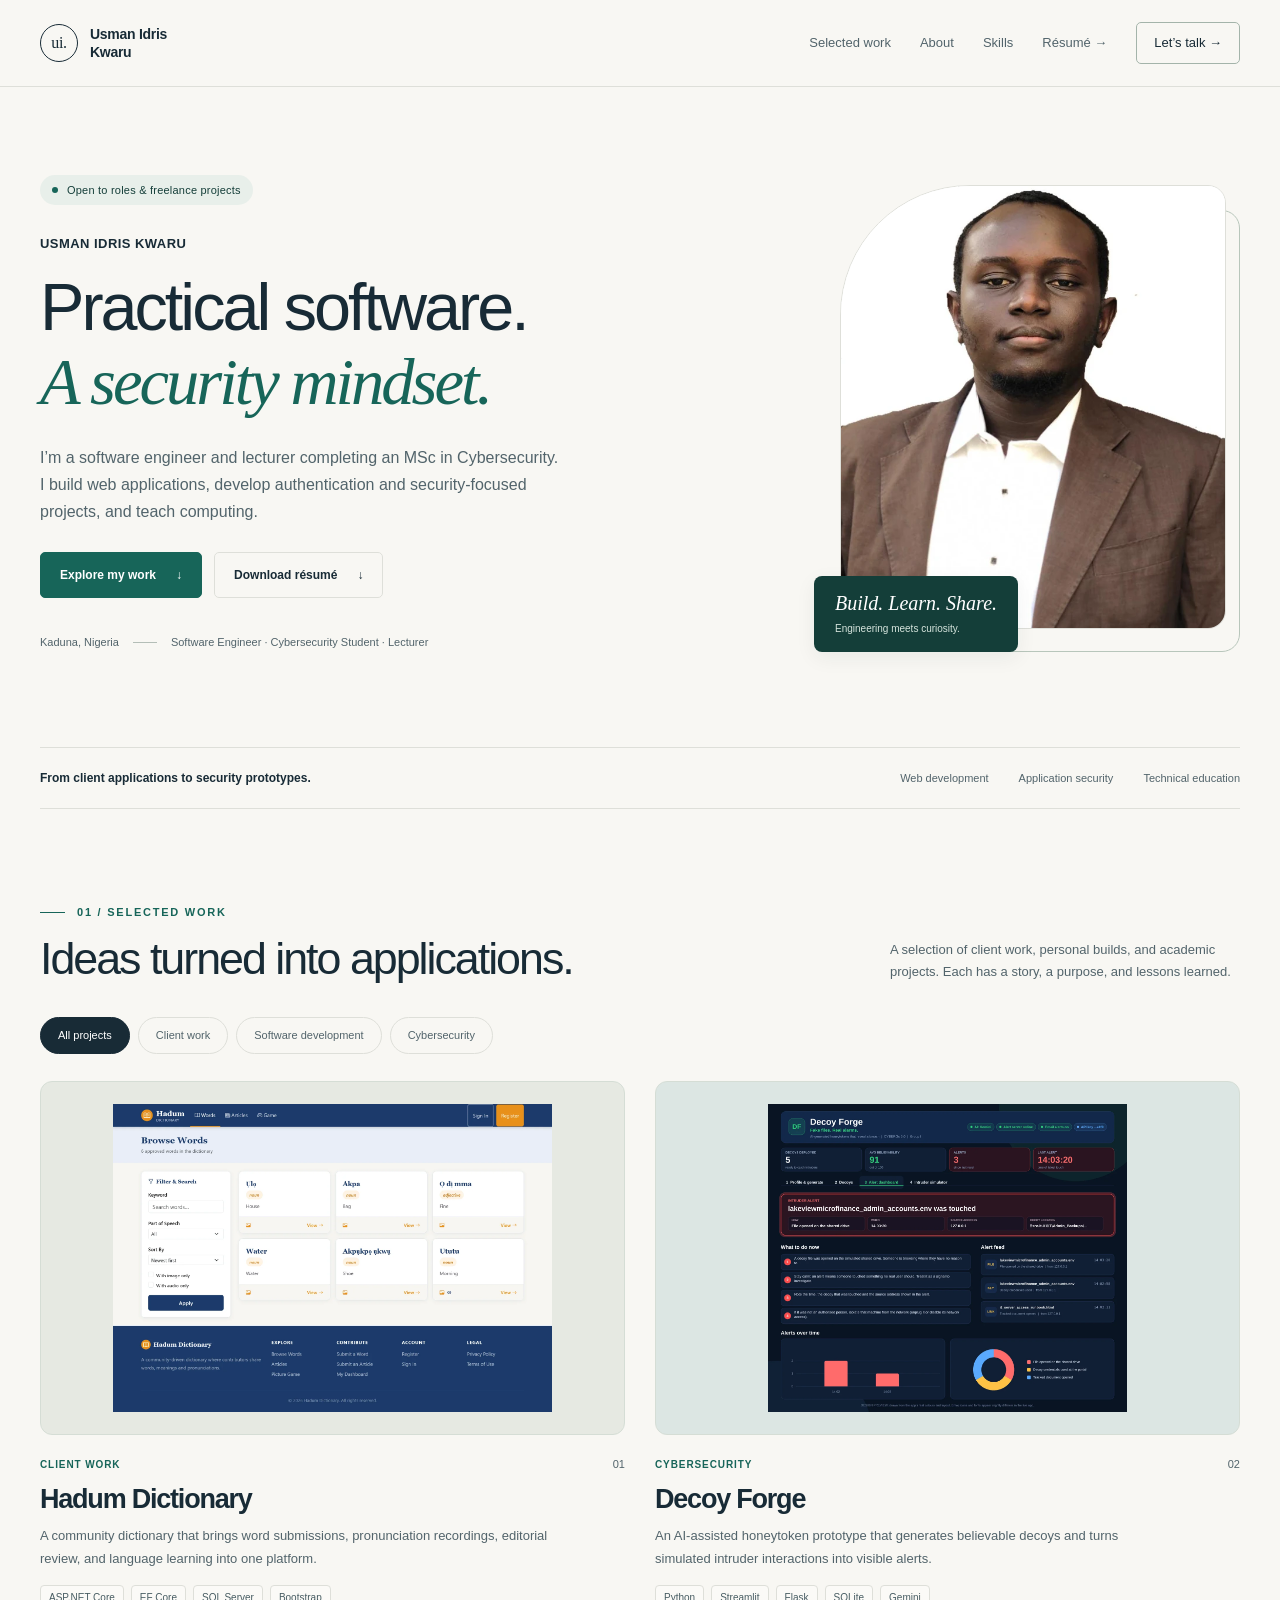
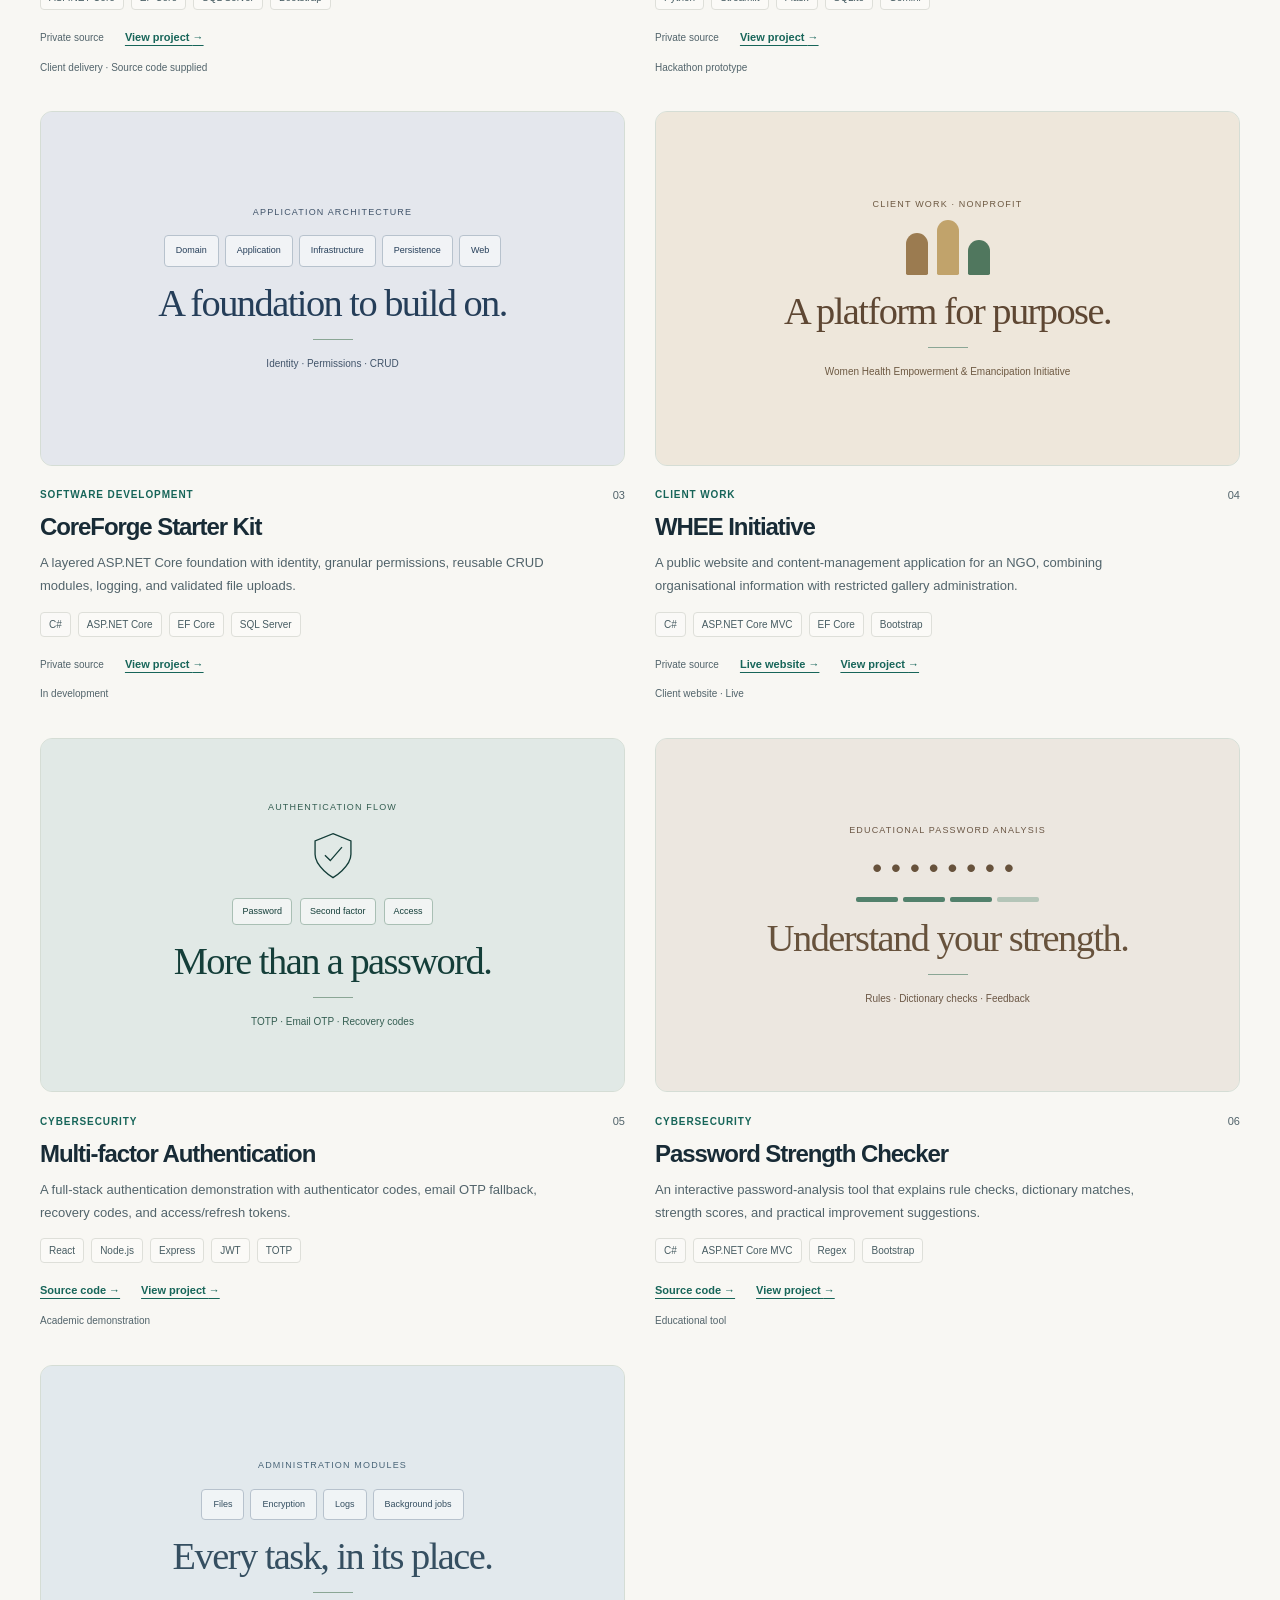
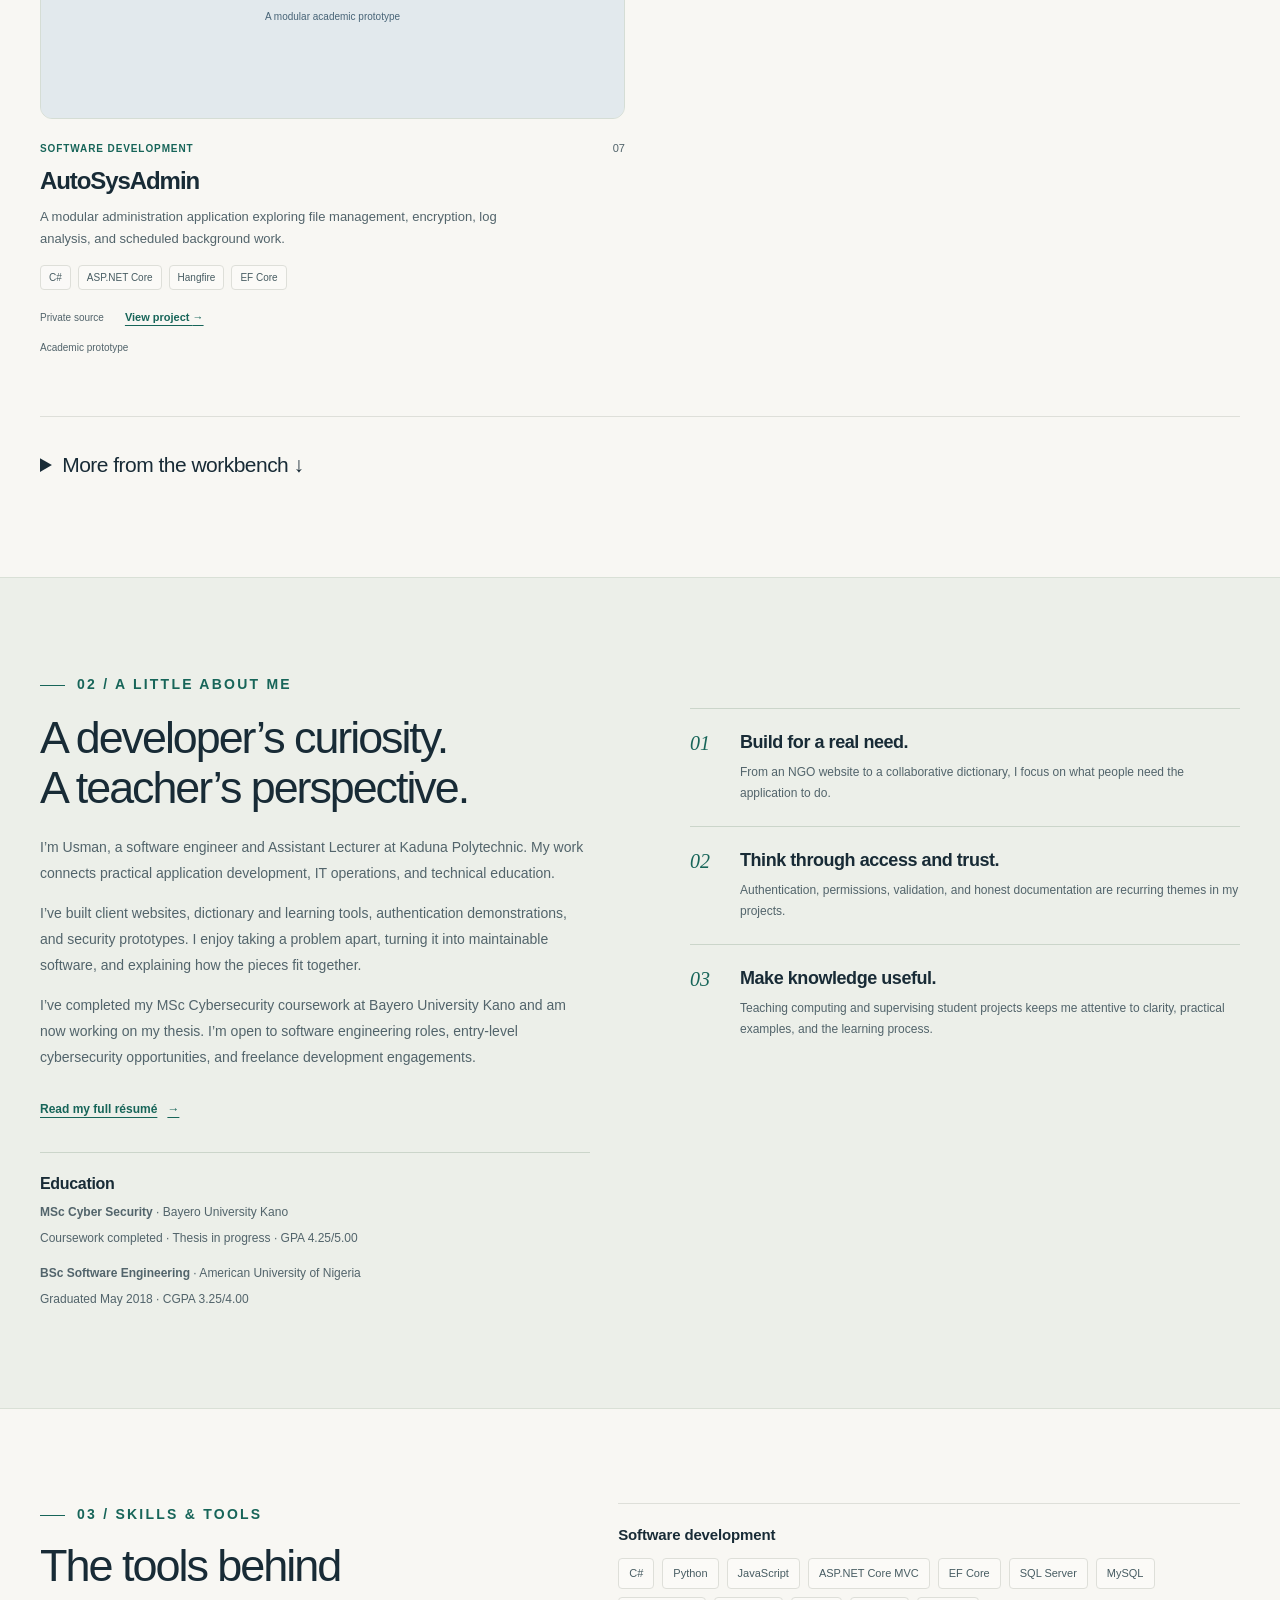
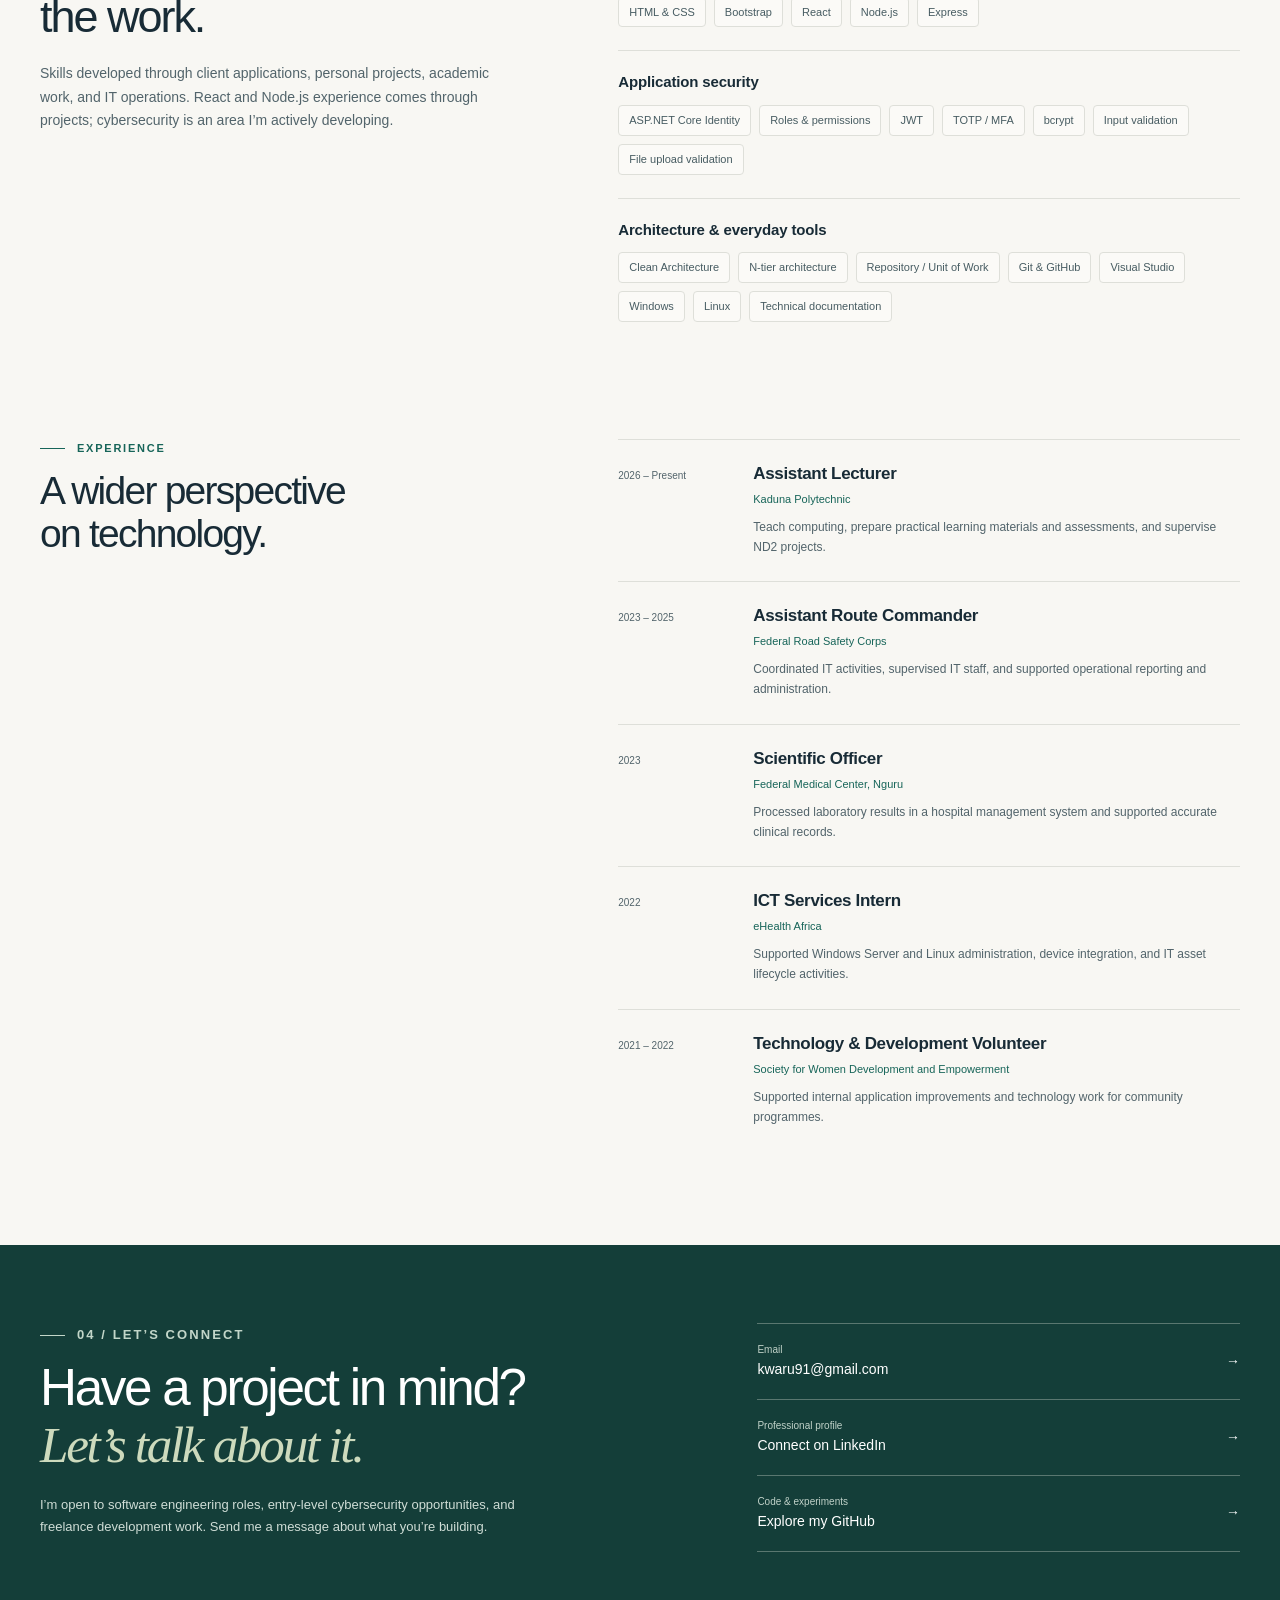
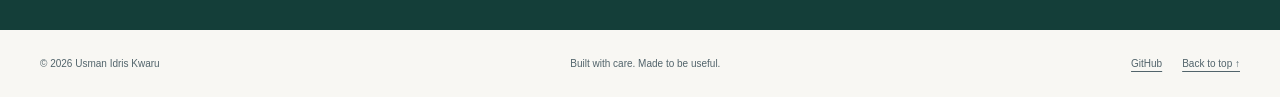
<file: index.html>
<!doctype html>
<html lang="en"><head><meta charset="utf-8"><meta name="viewport" content="width=device-width, initial-scale=1">
<title>Usman Idris Kwaru | Software Engineer, Cybersecurity Student &amp; Lecturer</title><meta name="description" content="Software engineering, cybersecurity projects, and client work by Usman Idris Kwaru. Open to software engineering, entry-level cybersecurity, and freelance development opportunities.">
<meta name="theme-color" content="#143e39"><meta property="og:type" content="website"><meta property="og:title" content="Usman Idris Kwaru | Software Engineer, Cybersecurity Student &amp; Lecturer"><meta property="og:description" content="Software engineering, cybersecurity projects, and client work by Usman Idris Kwaru. Open to software engineering, entry-level cybersecurity, and freelance development opportunities."><meta property="og:image" content="https://usman-idris.github.io/assets/images/social-card.png">
<meta name="twitter:card" content="summary_large_image"><link rel="canonical" href="https://usman-idris.github.io/index.html">
<link rel="icon" href="assets/favicon.svg" type="image/svg+xml"><link rel="stylesheet" href="assets/styles.css">
<script src="assets/projects.js" defer></script><script src="assets/site.js" defer></script></head><body data-root=""><a class="skip-link" href="#main">Skip to content</a><header class="site-header"><div class="wrap nav-row"><a class="brand" href="index.html" aria-label="Usman Idris Kwaru home"><span class="monogram" aria-hidden="true">ui.</span><span>Usman Idris<br>Kwaru</span></a><button class="menu-toggle" aria-controls="main-navigation" aria-expanded="false" type="button">Menu <span aria-hidden="true">☰</span></button><nav class="nav-links" id="main-navigation" aria-label="Main navigation"><a href="index.html#projects">Selected work</a><a href="index.html#about">About</a><a href="index.html#skills">Skills</a><a href="assets/documents/Usman_Idris_Kwaru_Resume.pdf">Résumé →</a><a class="nav-contact" href="index.html#contact">Let’s talk <span aria-hidden="true">→</span></a></nav></div></header>
<main id="main"><section class="wrap hero" aria-labelledby="hero-heading"><div class="hero-copy reveal"><div class="availability"><span class="status-dot" aria-hidden="true"></span>Open to roles & freelance projects</div><p class="hero-name">USMAN IDRIS KWARU</p><h1 id="hero-heading">Practical software.<br><em>A security mindset.</em></h1><p class="hero-bio">I’m a software engineer and lecturer completing an MSc in Cybersecurity. I build web applications, develop authentication and security-focused projects, and teach computing.</p><div class="hero-actions"><a class="btn primary" href="#projects">Explore my work <span aria-hidden="true">↓</span></a><a class="btn" href="assets/documents/Usman_Idris_Kwaru_Resume.pdf" download>Download résumé <span aria-hidden="true">↓</span></a></div><p class="hero-meta"><span>Kaduna, Nigeria</span><span class="divider" aria-hidden="true"></span><span>Software Engineer · Cybersecurity Student · Lecturer</span></p></div><div class="portrait-wrap reveal"><div class="portrait"><img src="assets/images/usman-idris-kwaru.webp" width="720" height="754" alt="Portrait of Usman Idris Kwaru" fetchpriority="high" decoding="async"></div><div class="portrait-note"><span>Build. Learn. Share.</span><small>Engineering meets curiosity.</small></div></div></section>
<div class="wrap index-strip"><strong>From client applications to security prototypes.</strong><div class="strip-topics"><span>Web development</span><span>Application security</span><span>Technical education</span></div></div>
<section class="wrap section" id="projects" aria-labelledby="projects-heading"><div class="section-head"><div><p class="eyebrow">01 / Selected work</p><h2 id="projects-heading">Ideas turned into applications.</h2></div><p>A selection of client work, personal builds, and academic projects. Each has a story, a purpose, and lessons learned.</p></div><div class="filters" role="group" aria-label="Filter featured projects"><button class="filter" data-filter="All" aria-pressed="true" type="button">All projects</button><button class="filter" data-filter="Client Work" aria-pressed="false" type="button">Client work</button><button class="filter" data-filter="Software Development" aria-pressed="false" type="button">Software development</button><button class="filter" data-filter="Cybersecurity" aria-pressed="false" type="button">Cybersecurity</button></div><p class="visually-hidden" id="filter-status" role="status" aria-live="polite">7 projects shown.</p><div class="projects-grid" id="project-grid"></div><noscript><div class="no-js"><p>Enable JavaScript to browse project cards and filters. You can also explore my <a href="https://github.com/usman-idris">public GitHub repositories</a> or <a href="assets/documents/Usman_Idris_Kwaru_Resume.pdf">download my résumé</a>.</p></div></noscript><details class="other-section"><summary>More from the workbench <span aria-hidden="true">↓</span></summary><p class="other-intro">Earlier work, smaller applications, and experiments. Their scope is labelled so you know what to expect.</p><div class="other-grid" id="other-grid"></div></details></section>
<section class="section about-section" id="about" aria-labelledby="about-heading"><div class="wrap about-grid"><div class="about-copy"><p class="eyebrow">02 / A little about me</p><h2 id="about-heading">A developer’s curiosity.<br>A teacher’s perspective.</h2><p>I’m Usman, a software engineer and Assistant Lecturer at Kaduna Polytechnic. My work connects practical application development, IT operations, and technical education.</p><p>I’ve built client websites, dictionary and learning tools, authentication demonstrations, and security prototypes. I enjoy taking a problem apart, turning it into maintainable software, and explaining how the pieces fit together.</p><p>I’ve completed my MSc Cybersecurity coursework at Bayero University Kano and am now working on my thesis. I’m open to software engineering roles, entry-level cybersecurity opportunities, and freelance development engagements.</p><a class="text-link" href="assets/documents/Usman_Idris_Kwaru_Resume.pdf">Read my full résumé <span aria-hidden="true">→</span></a><div class="education-block"><h3>Education</h3><p><strong>MSc Cyber Security</strong> · Bayero University Kano</p><p>Coursework completed · Thesis in progress · GPA 4.25/5.00</p><p style="margin-top:13px"><strong>BSc Software Engineering</strong> · American University of Nigeria</p><p>Graduated May 2018 · CGPA 3.25/4.00</p></div></div><div class="about-aside"><div class="principle"><span>01</span><div><h3>Build for a real need.</h3><p>From an NGO website to a collaborative dictionary, I focus on what people need the application to do.</p></div></div><div class="principle"><span>02</span><div><h3>Think through access and trust.</h3><p>Authentication, permissions, validation, and honest documentation are recurring themes in my projects.</p></div></div><div class="principle"><span>03</span><div><h3>Make knowledge useful.</h3><p>Teaching computing and supervising student projects keeps me attentive to clarity, practical examples, and the learning process.</p></div></div></div></div></section>
<section class="wrap section" id="skills" aria-labelledby="skills-heading"><div class="skills-layout"><div class="skills-intro"><p class="eyebrow">03 / Skills & tools</p><h2 id="skills-heading">The tools behind<br>the work.</h2><p>Skills developed through client applications, personal projects, academic work, and IT operations. React and Node.js experience comes through projects; cybersecurity is an area I’m actively developing.</p></div><div><div class="skill-group"><h3>Software development</h3><div class="tags"><span class="tag">C#</span><span class="tag">Python</span><span class="tag">JavaScript</span><span class="tag">ASP.NET Core MVC</span><span class="tag">EF Core</span><span class="tag">SQL Server</span><span class="tag">MySQL</span><span class="tag">HTML & CSS</span><span class="tag">Bootstrap</span><span class="tag">React</span><span class="tag">Node.js</span><span class="tag">Express</span></div></div><div class="skill-group"><h3>Application security</h3><div class="tags"><span class="tag">ASP.NET Core Identity</span><span class="tag">Roles & permissions</span><span class="tag">JWT</span><span class="tag">TOTP / MFA</span><span class="tag">bcrypt</span><span class="tag">Input validation</span><span class="tag">File upload validation</span></div></div><div class="skill-group"><h3>Architecture & everyday tools</h3><div class="tags"><span class="tag">Clean Architecture</span><span class="tag">N-tier architecture</span><span class="tag">Repository / Unit of Work</span><span class="tag">Git & GitHub</span><span class="tag">Visual Studio</span><span class="tag">Windows</span><span class="tag">Linux</span><span class="tag">Technical documentation</span></div></div></div></div></section>
<section class="wrap section experience-section" aria-labelledby="experience-heading"><div class="experience-grid"><div class="experience-intro"><p class="eyebrow">Experience</p><h2 id="experience-heading">A wider perspective<br>on technology.</h2></div><div><article class="experience-item"><time>2026 – Present</time><div><h3>Assistant Lecturer</h3><p class="organisation">Kaduna Polytechnic</p><p>Teach computing, prepare practical learning materials and assessments, and supervise ND2 projects.</p></div></article><article class="experience-item"><time>2023 – 2025</time><div><h3>Assistant Route Commander</h3><p class="organisation">Federal Road Safety Corps</p><p>Coordinated IT activities, supervised IT staff, and supported operational reporting and administration.</p></div></article><article class="experience-item"><time>2023</time><div><h3>Scientific Officer</h3><p class="organisation">Federal Medical Center, Nguru</p><p>Processed laboratory results in a hospital management system and supported accurate clinical records.</p></div></article><article class="experience-item"><time>2022</time><div><h3>ICT Services Intern</h3><p class="organisation">eHealth Africa</p><p>Supported Windows Server and Linux administration, device integration, and IT asset lifecycle activities.</p></div></article><article class="experience-item"><time>2021 – 2022</time><div><h3>Technology & Development Volunteer</h3><p class="organisation">Society for Women Development and Empowerment</p><p>Supported internal application improvements and technology work for community programmes.</p></div></article></div></div></section>
<section class="contact-section" id="contact" aria-labelledby="contact-heading"><div class="wrap contact-grid"><div><p class="eyebrow">04 / Let’s connect</p><h2 id="contact-heading">Have a project in mind?<br><em>Let’s talk about it.</em></h2><p>I’m open to software engineering roles, entry-level cybersecurity opportunities, and freelance development work. Send me a message about what you’re building.</p></div><div class="contact-links"><a href="mailto:kwaru91@gmail.com"><span><small>Email</small>kwaru91@gmail.com</span><span aria-hidden="true">→</span></a><a href="https://www.linkedin.com/in/usman-kwaru-61754aa0/"><span><small>Professional profile</small>Connect on LinkedIn</span><span aria-hidden="true">→</span></a><a href="https://github.com/usman-idris"><span><small>Code & experiments</small>Explore my GitHub</span><span aria-hidden="true">→</span></a></div></div></section></main><footer class="wrap site-footer"><span>© <span data-year>2026</span> Usman Idris Kwaru</span><span>Built with care. Made to be useful.</span><div class="footer-links"><a href="https://github.com/usman-idris">GitHub</a><a href="index.html#main">Back to top ↑</a></div></footer></body></html>
</file>
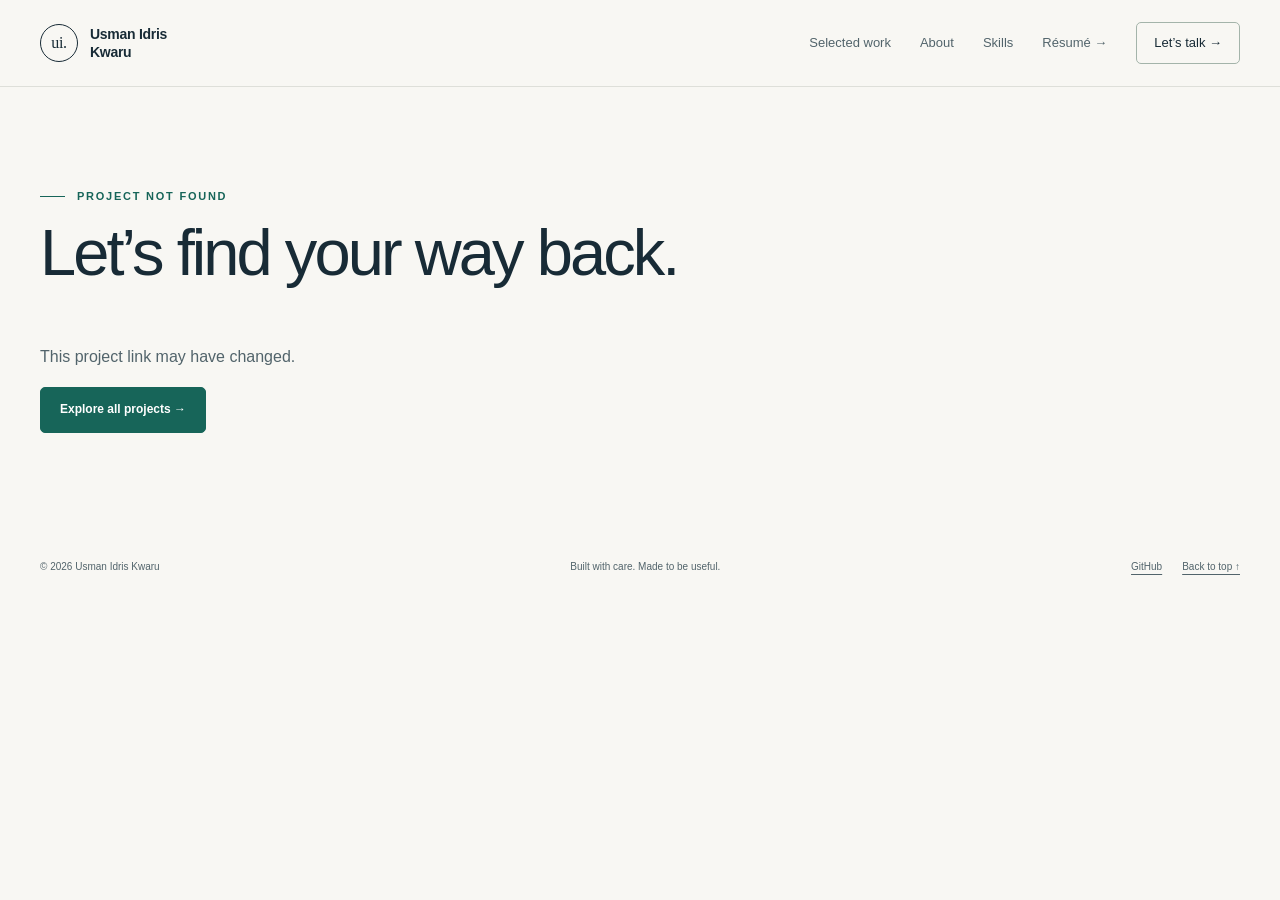
<file: project.html>
<!doctype html>
<html lang="en"><head><meta charset="utf-8"><meta name="viewport" content="width=device-width, initial-scale=1">
<title>Project | Usman Idris Kwaru</title><meta name="description" content="Explore the software development and cybersecurity work of Usman Idris Kwaru.">
<meta name="theme-color" content="#143e39"><meta property="og:type" content="website"><meta property="og:title" content="Project | Usman Idris Kwaru"><meta property="og:description" content="Explore the software development and cybersecurity work of Usman Idris Kwaru."><meta property="og:image" content="https://usman-idris.github.io/assets/images/social-card.png">
<meta name="twitter:card" content="summary_large_image">
<link rel="icon" href="assets/favicon.svg" type="image/svg+xml"><link rel="stylesheet" href="assets/styles.css">
<script src="assets/projects.js" defer></script><script src="assets/site.js" defer></script></head><body data-root=""><a class="skip-link" href="#main">Skip to content</a><header class="site-header"><div class="wrap nav-row"><a class="brand" href="index.html" aria-label="Usman Idris Kwaru home"><span class="monogram" aria-hidden="true">ui.</span><span>Usman Idris<br>Kwaru</span></a><button class="menu-toggle" aria-controls="main-navigation" aria-expanded="false" type="button">Menu <span aria-hidden="true">☰</span></button><nav class="nav-links" id="main-navigation" aria-label="Main navigation"><a href="index.html#projects">Selected work</a><a href="index.html#about">About</a><a href="index.html#skills">Skills</a><a href="assets/documents/Usman_Idris_Kwaru_Resume.pdf">Résumé →</a><a class="nav-contact" href="index.html#contact">Let’s talk <span aria-hidden="true">→</span></a></nav></div></header><main id="main"><div id="case-study"><section class="wrap case-hero"><h1>Project details</h1><noscript><p>Enable JavaScript to view this case study.</p></noscript></section></div></main><footer class="wrap site-footer"><span>© <span data-year>2026</span> Usman Idris Kwaru</span><span>Built with care. Made to be useful.</span><div class="footer-links"><a href="https://github.com/usman-idris">GitHub</a><a href="index.html#main">Back to top ↑</a></div></footer></body></html>
</file>
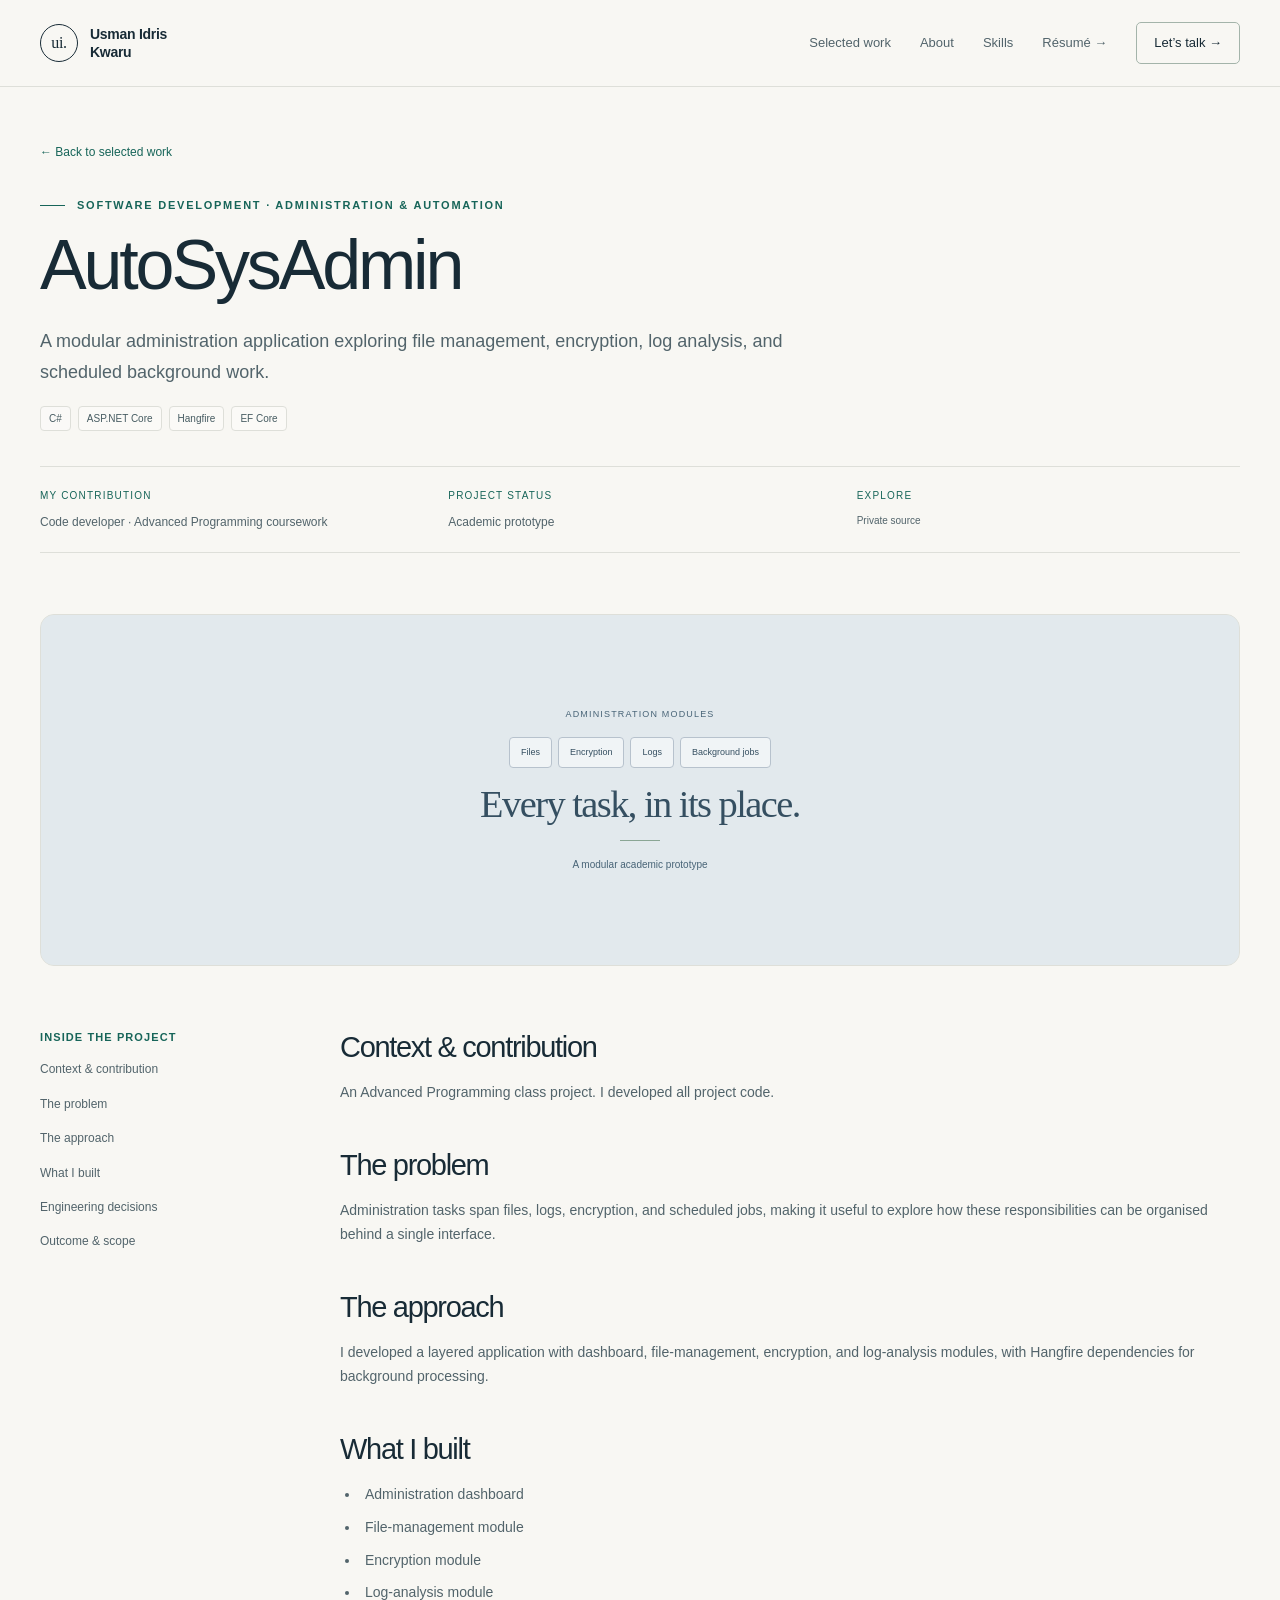
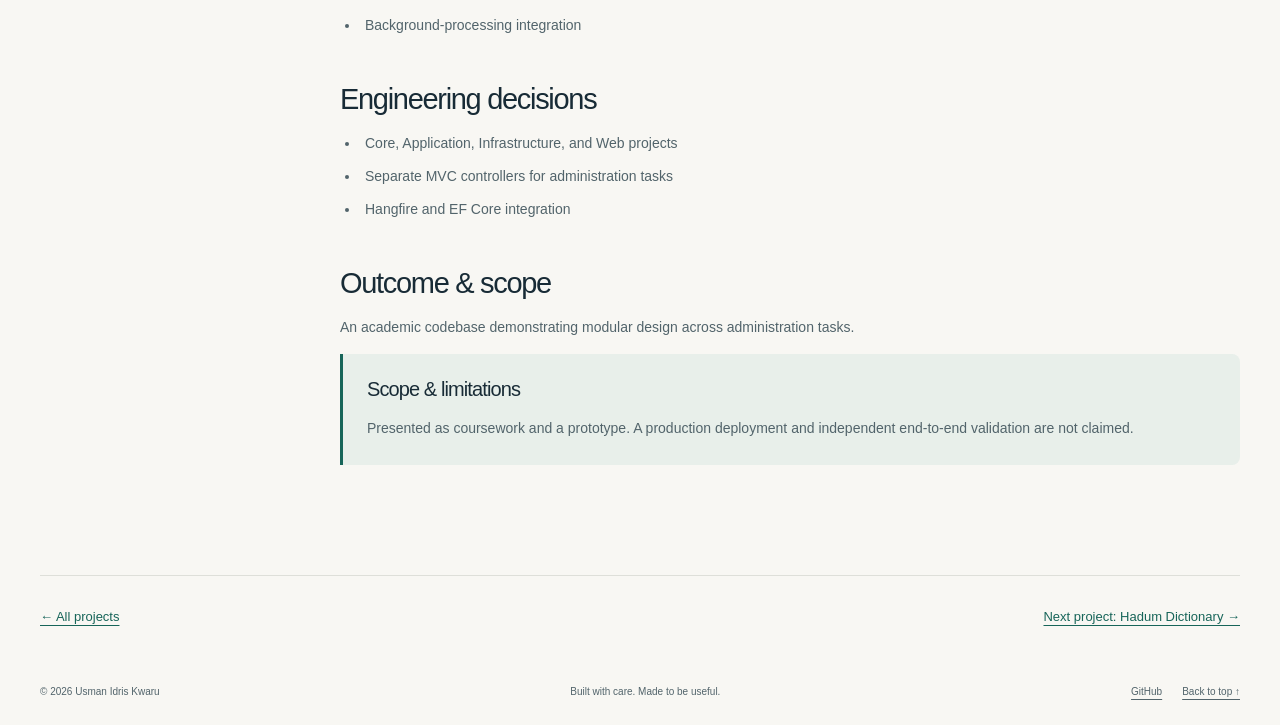
<file: projects/autosysadmin.html>
<!doctype html>
<html lang="en"><head><meta charset="utf-8"><meta name="viewport" content="width=device-width, initial-scale=1">
<title>AutoSysAdmin | Usman Idris Kwaru</title><meta name="description" content="A modular administration coursework prototype.">
<meta name="theme-color" content="#143e39"><meta property="og:type" content="website"><meta property="og:title" content="AutoSysAdmin | Usman Idris Kwaru"><meta property="og:description" content="A modular administration coursework prototype."><meta property="og:image" content="https://usman-idris.github.io/assets/images/social-card.png">
<meta name="twitter:card" content="summary_large_image"><link rel="canonical" href="https://usman-idris.github.io/projects/autosysadmin.html">
<link rel="icon" href="../assets/favicon.svg" type="image/svg+xml"><link rel="stylesheet" href="../assets/styles.css">
<script src="../assets/projects.js" defer></script><script src="../assets/site.js" defer></script></head><body data-root="../" data-project="autosysadmin"><a class="skip-link" href="#main">Skip to content</a><header class="site-header"><div class="wrap nav-row"><a class="brand" href="../index.html" aria-label="Usman Idris Kwaru home"><span class="monogram" aria-hidden="true">ui.</span><span>Usman Idris<br>Kwaru</span></a><button class="menu-toggle" aria-controls="main-navigation" aria-expanded="false" type="button">Menu <span aria-hidden="true">☰</span></button><nav class="nav-links" id="main-navigation" aria-label="Main navigation"><a href="../index.html#projects">Selected work</a><a href="../index.html#about">About</a><a href="../index.html#skills">Skills</a><a href="../assets/documents/Usman_Idris_Kwaru_Resume.pdf">Résumé →</a><a class="nav-contact" href="../index.html#contact">Let’s talk <span aria-hidden="true">→</span></a></nav></div></header><main id="main"><div id="case-study"><section class="wrap case-hero"><a class="back-link" href="../index.html#projects">← Back to selected work</a><h1>AutoSysAdmin</h1><p>A modular administration coursework prototype.</p><noscript><p>Enable JavaScript for the full case study, or <a href="../assets/documents/Usman_Idris_Kwaru_Resume.pdf">read my résumé</a>.</p></noscript></section></div></main><footer class="wrap site-footer"><span>© <span data-year>2026</span> Usman Idris Kwaru</span><span>Built with care. Made to be useful.</span><div class="footer-links"><a href="https://github.com/usman-idris">GitHub</a><a href="../index.html#main">Back to top ↑</a></div></footer></body></html>
</file>
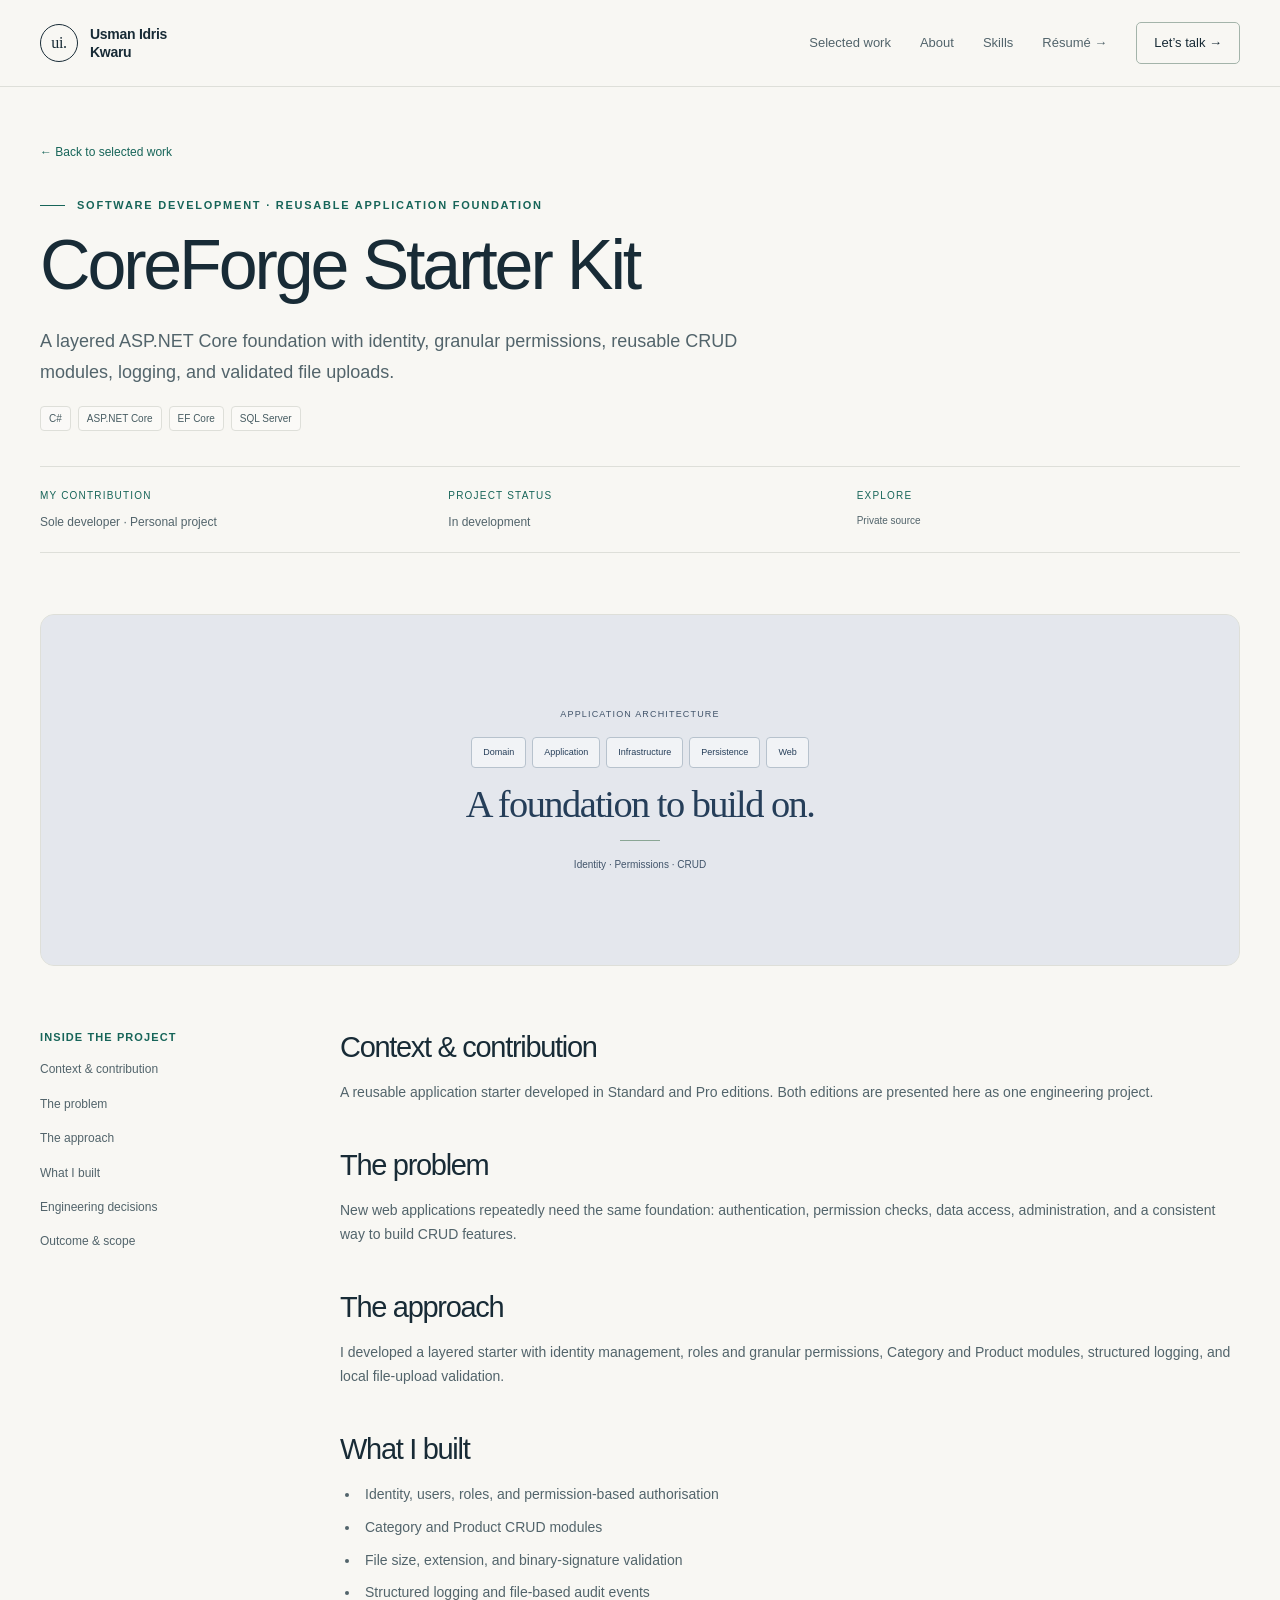
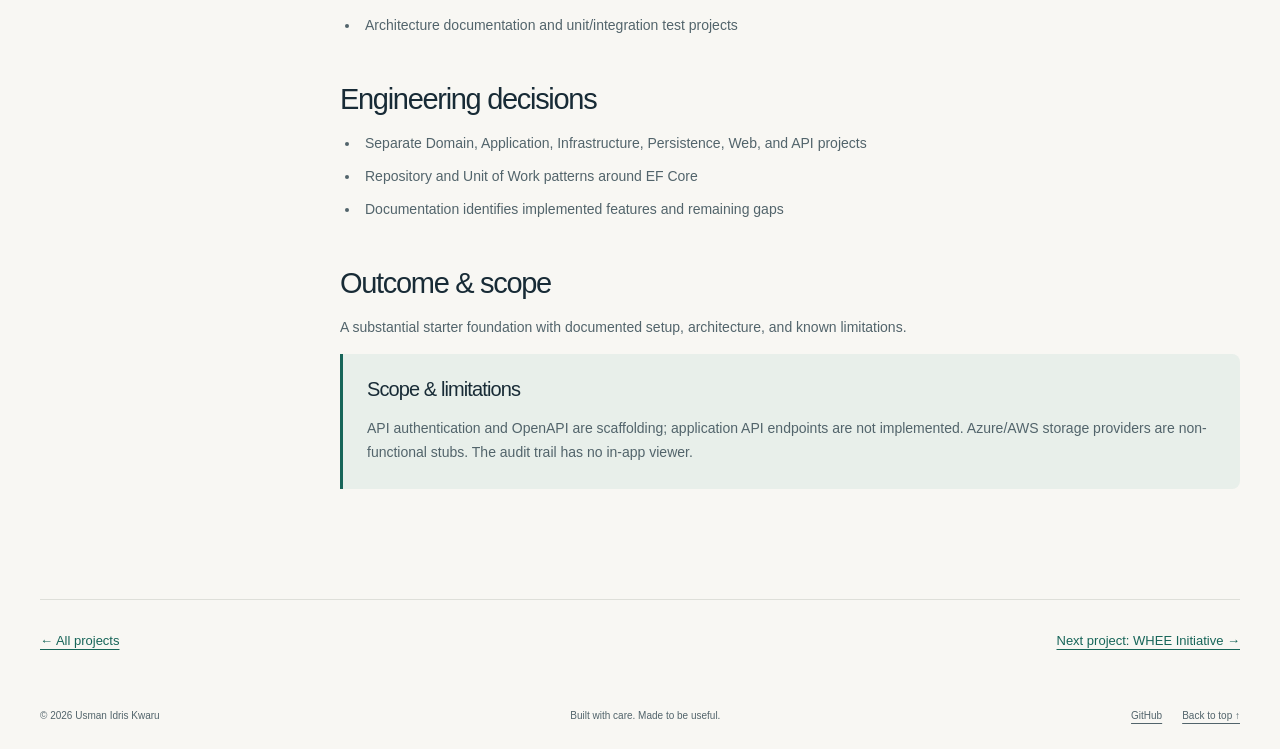
<file: projects/coreforge.html>
<!doctype html>
<html lang="en"><head><meta charset="utf-8"><meta name="viewport" content="width=device-width, initial-scale=1">
<title>CoreForge Starter Kit | Usman Idris Kwaru</title><meta name="description" content="A layered ASP.NET Core application starter.">
<meta name="theme-color" content="#143e39"><meta property="og:type" content="website"><meta property="og:title" content="CoreForge Starter Kit | Usman Idris Kwaru"><meta property="og:description" content="A layered ASP.NET Core application starter."><meta property="og:image" content="https://usman-idris.github.io/assets/images/social-card.png">
<meta name="twitter:card" content="summary_large_image"><link rel="canonical" href="https://usman-idris.github.io/projects/coreforge.html">
<link rel="icon" href="../assets/favicon.svg" type="image/svg+xml"><link rel="stylesheet" href="../assets/styles.css">
<script src="../assets/projects.js" defer></script><script src="../assets/site.js" defer></script></head><body data-root="../" data-project="coreforge"><a class="skip-link" href="#main">Skip to content</a><header class="site-header"><div class="wrap nav-row"><a class="brand" href="../index.html" aria-label="Usman Idris Kwaru home"><span class="monogram" aria-hidden="true">ui.</span><span>Usman Idris<br>Kwaru</span></a><button class="menu-toggle" aria-controls="main-navigation" aria-expanded="false" type="button">Menu <span aria-hidden="true">☰</span></button><nav class="nav-links" id="main-navigation" aria-label="Main navigation"><a href="../index.html#projects">Selected work</a><a href="../index.html#about">About</a><a href="../index.html#skills">Skills</a><a href="../assets/documents/Usman_Idris_Kwaru_Resume.pdf">Résumé →</a><a class="nav-contact" href="../index.html#contact">Let’s talk <span aria-hidden="true">→</span></a></nav></div></header><main id="main"><div id="case-study"><section class="wrap case-hero"><a class="back-link" href="../index.html#projects">← Back to selected work</a><h1>CoreForge Starter Kit</h1><p>A layered ASP.NET Core application starter.</p><noscript><p>Enable JavaScript for the full case study, or <a href="../assets/documents/Usman_Idris_Kwaru_Resume.pdf">read my résumé</a>.</p></noscript></section></div></main><footer class="wrap site-footer"><span>© <span data-year>2026</span> Usman Idris Kwaru</span><span>Built with care. Made to be useful.</span><div class="footer-links"><a href="https://github.com/usman-idris">GitHub</a><a href="../index.html#main">Back to top ↑</a></div></footer></body></html>
</file>
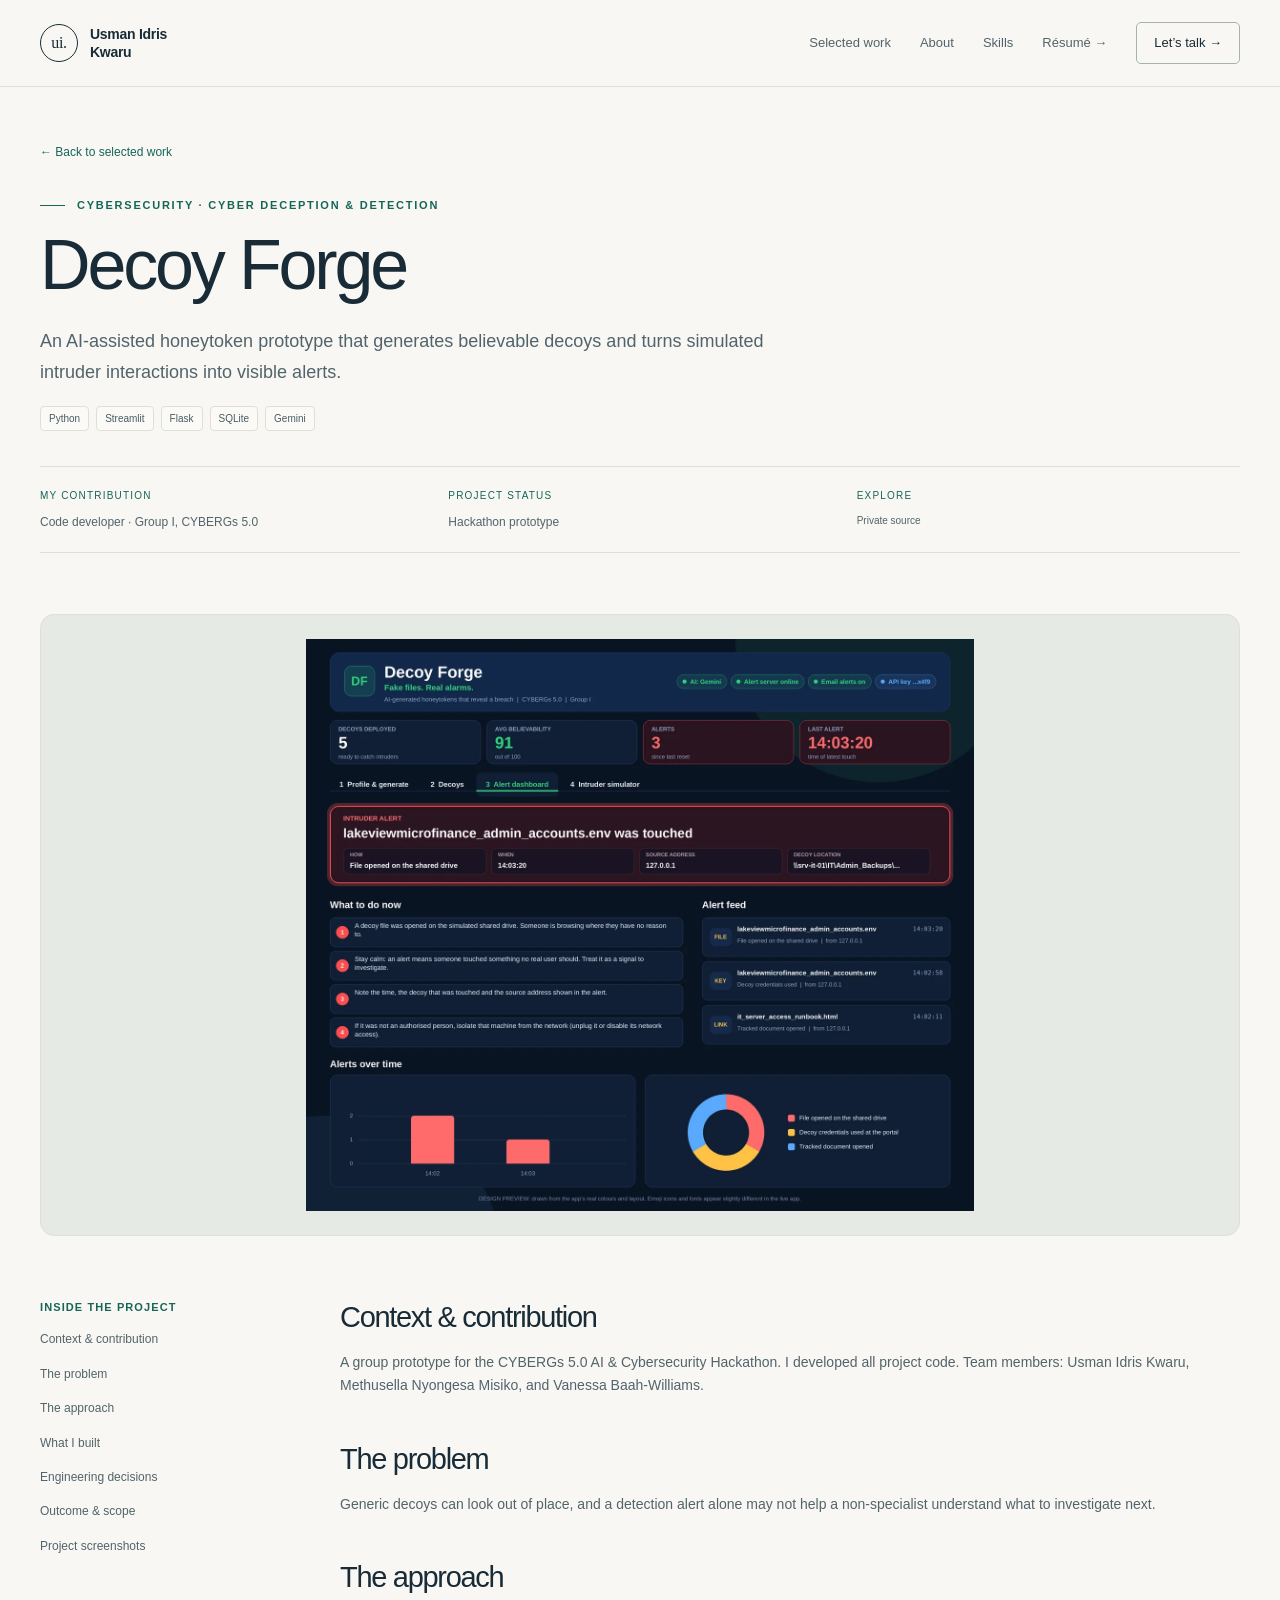
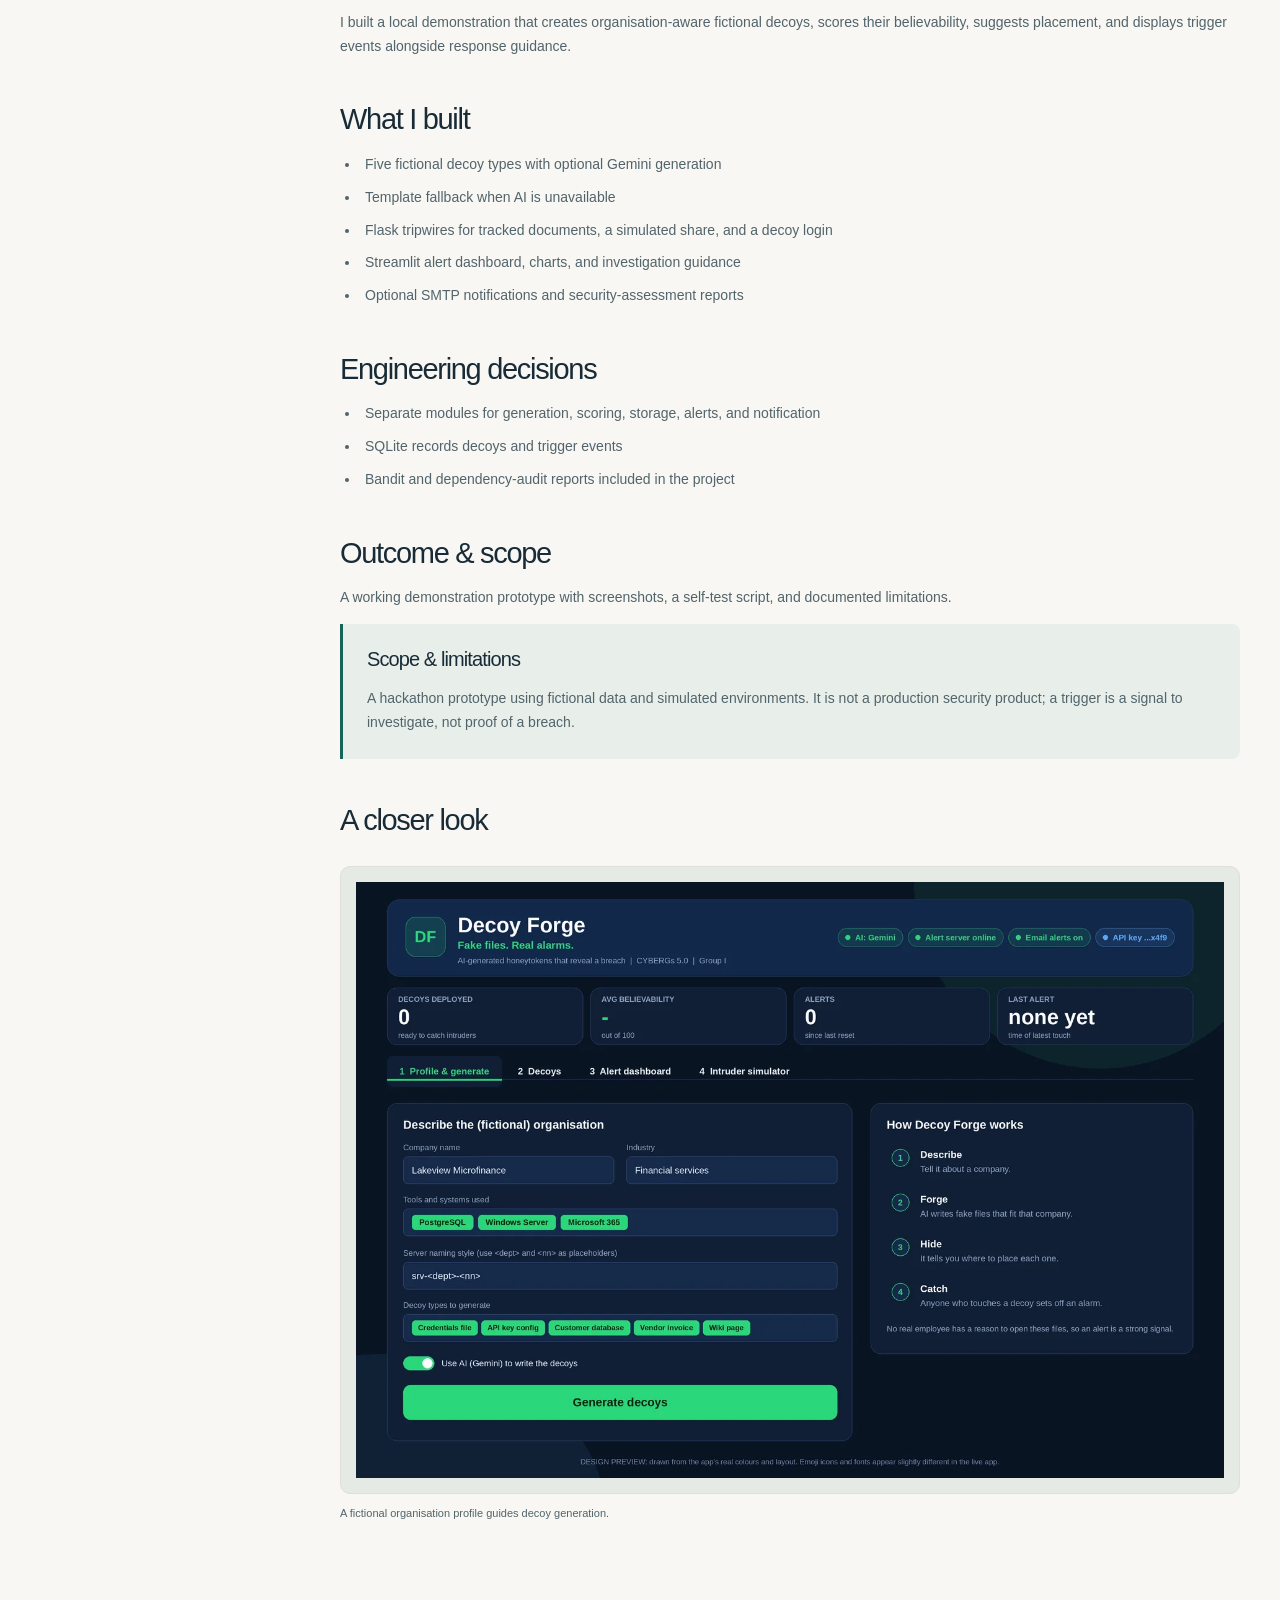
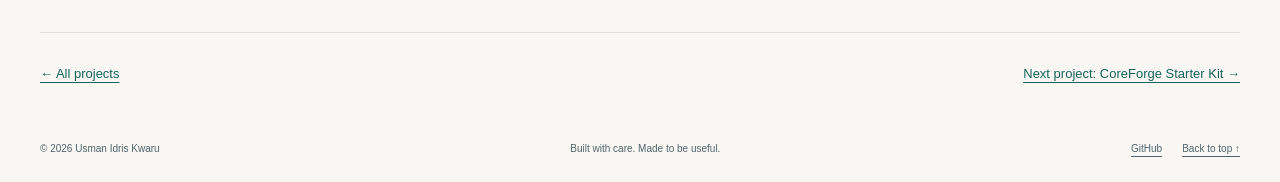
<file: projects/decoy-forge.html>
<!doctype html>
<html lang="en"><head><meta charset="utf-8"><meta name="viewport" content="width=device-width, initial-scale=1">
<title>Decoy Forge | Usman Idris Kwaru</title><meta name="description" content="An AI-assisted honeytoken hackathon prototype.">
<meta name="theme-color" content="#143e39"><meta property="og:type" content="website"><meta property="og:title" content="Decoy Forge | Usman Idris Kwaru"><meta property="og:description" content="An AI-assisted honeytoken hackathon prototype."><meta property="og:image" content="https://usman-idris.github.io/assets/images/social-card.png">
<meta name="twitter:card" content="summary_large_image"><link rel="canonical" href="https://usman-idris.github.io/projects/decoy-forge.html">
<link rel="icon" href="../assets/favicon.svg" type="image/svg+xml"><link rel="stylesheet" href="../assets/styles.css">
<script src="../assets/projects.js" defer></script><script src="../assets/site.js" defer></script></head><body data-root="../" data-project="decoy-forge"><a class="skip-link" href="#main">Skip to content</a><header class="site-header"><div class="wrap nav-row"><a class="brand" href="../index.html" aria-label="Usman Idris Kwaru home"><span class="monogram" aria-hidden="true">ui.</span><span>Usman Idris<br>Kwaru</span></a><button class="menu-toggle" aria-controls="main-navigation" aria-expanded="false" type="button">Menu <span aria-hidden="true">☰</span></button><nav class="nav-links" id="main-navigation" aria-label="Main navigation"><a href="../index.html#projects">Selected work</a><a href="../index.html#about">About</a><a href="../index.html#skills">Skills</a><a href="../assets/documents/Usman_Idris_Kwaru_Resume.pdf">Résumé →</a><a class="nav-contact" href="../index.html#contact">Let’s talk <span aria-hidden="true">→</span></a></nav></div></header><main id="main"><div id="case-study"><section class="wrap case-hero"><a class="back-link" href="../index.html#projects">← Back to selected work</a><h1>Decoy Forge</h1><p>An AI-assisted honeytoken hackathon prototype.</p><noscript><p>Enable JavaScript for the full case study, or <a href="../assets/documents/Usman_Idris_Kwaru_Resume.pdf">read my résumé</a>.</p></noscript></section></div></main><footer class="wrap site-footer"><span>© <span data-year>2026</span> Usman Idris Kwaru</span><span>Built with care. Made to be useful.</span><div class="footer-links"><a href="https://github.com/usman-idris">GitHub</a><a href="../index.html#main">Back to top ↑</a></div></footer></body></html>
</file>
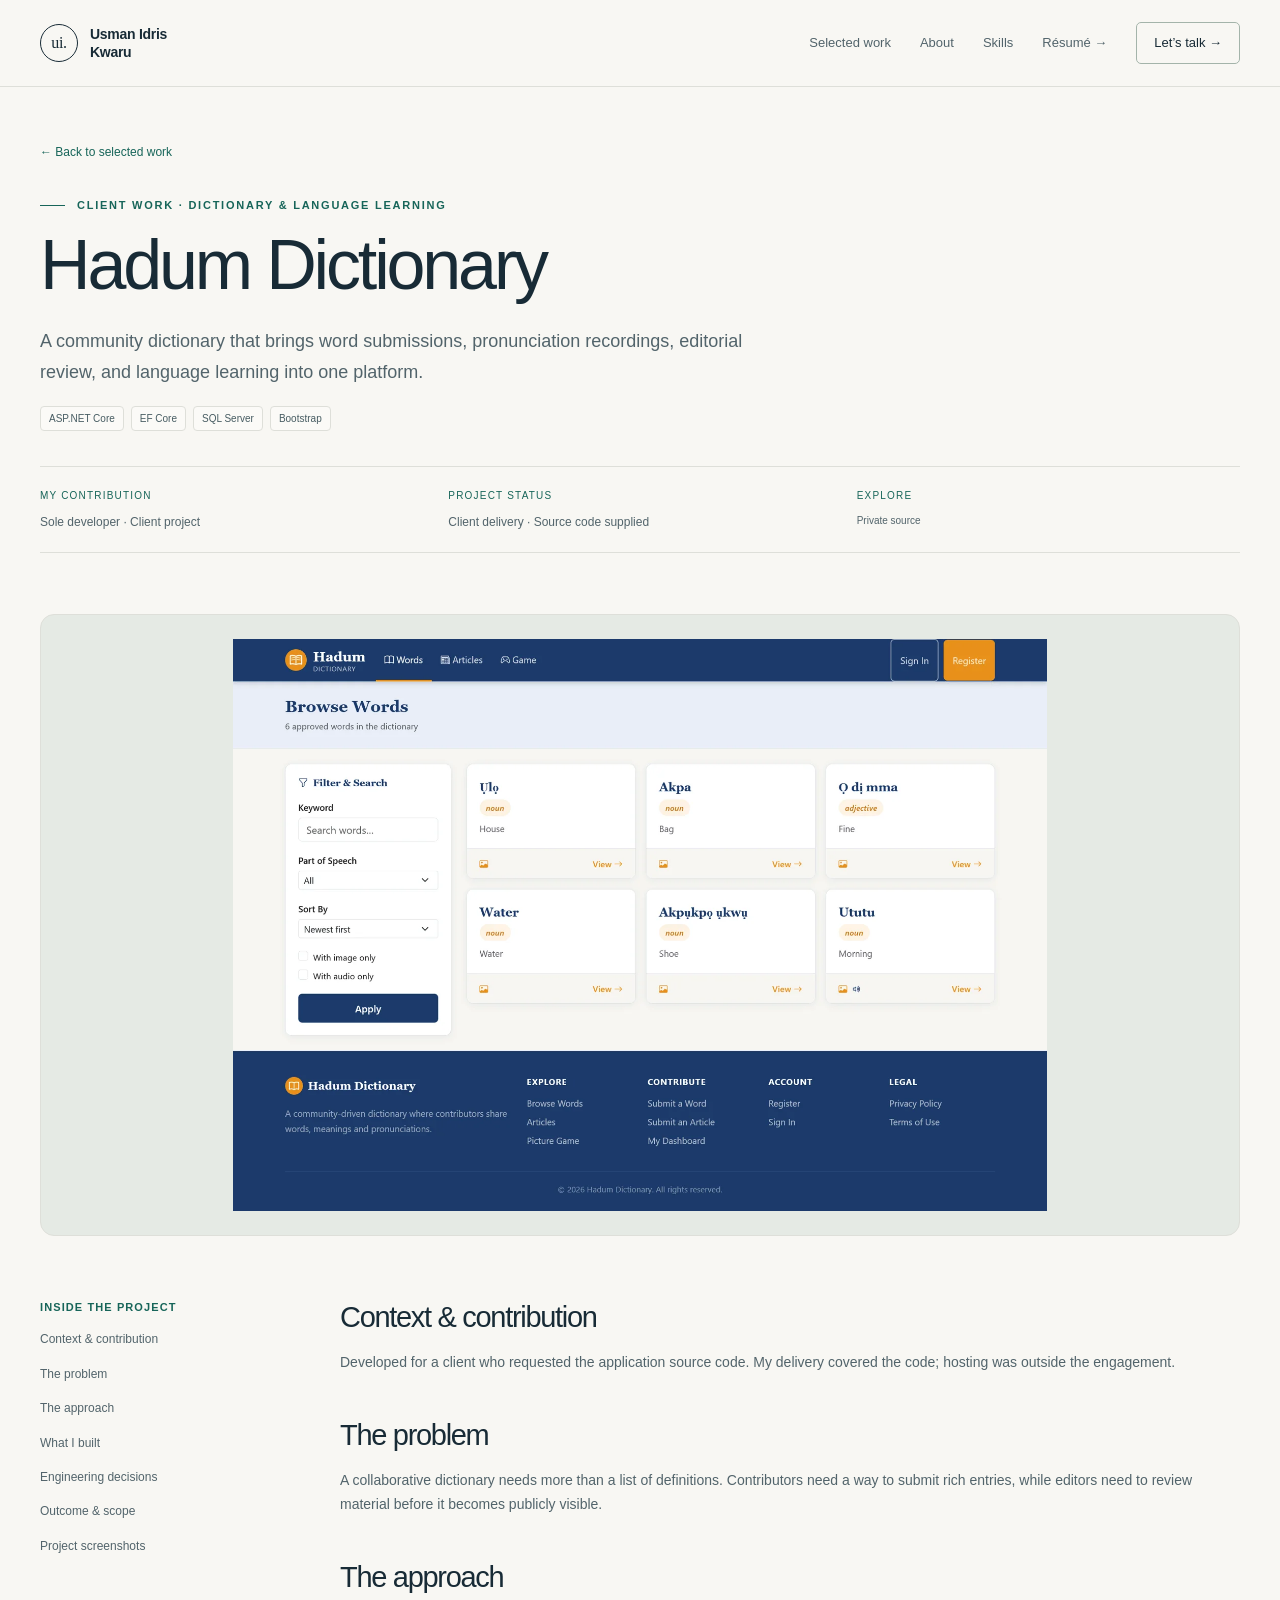
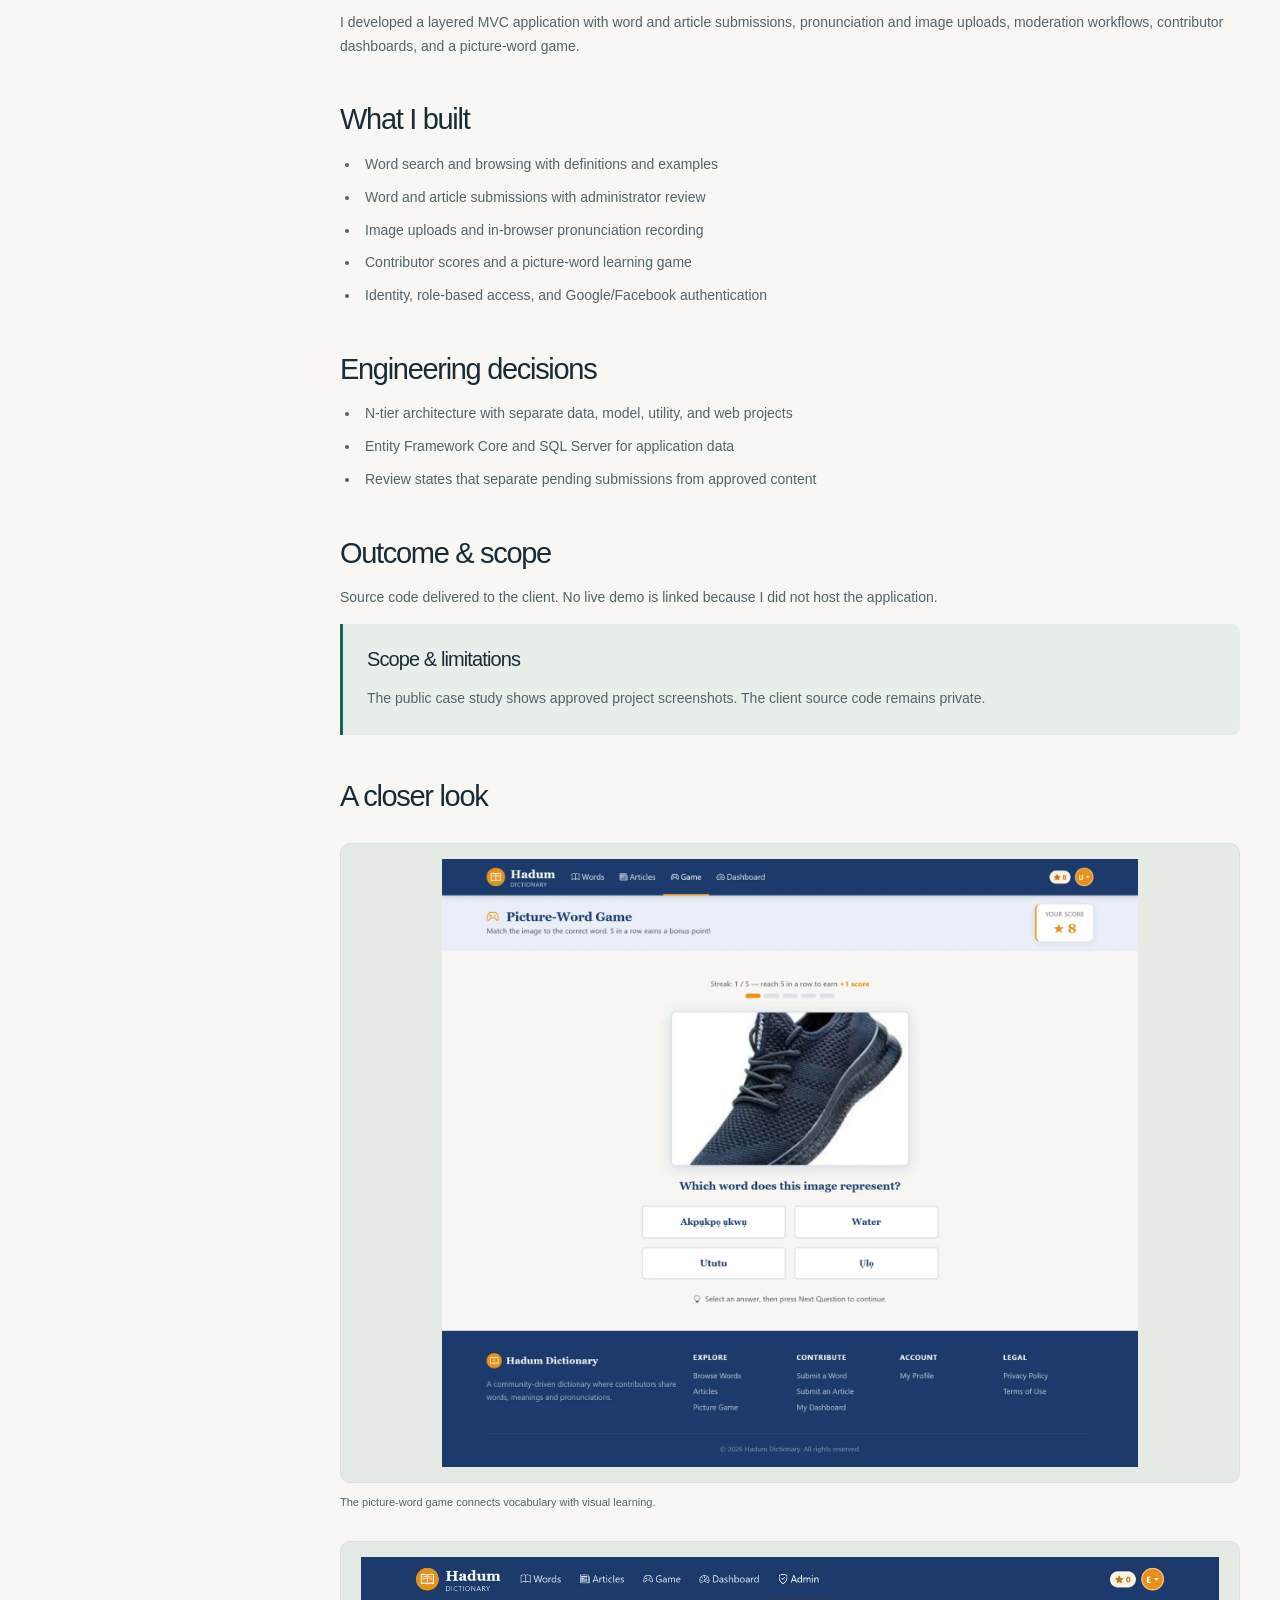
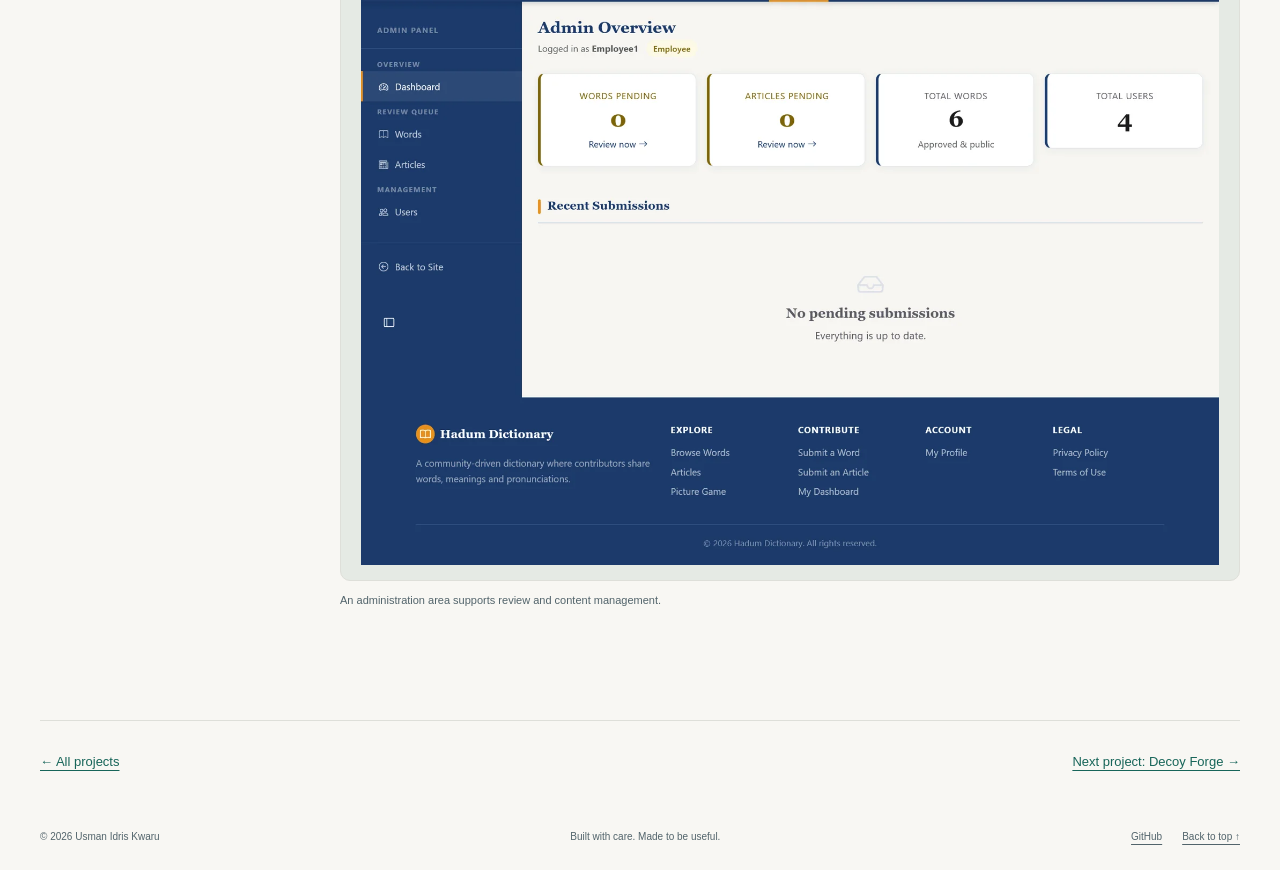
<file: projects/hadum-dictionary.html>
<!doctype html>
<html lang="en"><head><meta charset="utf-8"><meta name="viewport" content="width=device-width, initial-scale=1">
<title>Hadum Dictionary | Usman Idris Kwaru</title><meta name="description" content="A client dictionary application delivered as source code.">
<meta name="theme-color" content="#143e39"><meta property="og:type" content="website"><meta property="og:title" content="Hadum Dictionary | Usman Idris Kwaru"><meta property="og:description" content="A client dictionary application delivered as source code."><meta property="og:image" content="https://usman-idris.github.io/assets/images/social-card.png">
<meta name="twitter:card" content="summary_large_image"><link rel="canonical" href="https://usman-idris.github.io/projects/hadum-dictionary.html">
<link rel="icon" href="../assets/favicon.svg" type="image/svg+xml"><link rel="stylesheet" href="../assets/styles.css">
<script src="../assets/projects.js" defer></script><script src="../assets/site.js" defer></script></head><body data-root="../" data-project="hadum-dictionary"><a class="skip-link" href="#main">Skip to content</a><header class="site-header"><div class="wrap nav-row"><a class="brand" href="../index.html" aria-label="Usman Idris Kwaru home"><span class="monogram" aria-hidden="true">ui.</span><span>Usman Idris<br>Kwaru</span></a><button class="menu-toggle" aria-controls="main-navigation" aria-expanded="false" type="button">Menu <span aria-hidden="true">☰</span></button><nav class="nav-links" id="main-navigation" aria-label="Main navigation"><a href="../index.html#projects">Selected work</a><a href="../index.html#about">About</a><a href="../index.html#skills">Skills</a><a href="../assets/documents/Usman_Idris_Kwaru_Resume.pdf">Résumé →</a><a class="nav-contact" href="../index.html#contact">Let’s talk <span aria-hidden="true">→</span></a></nav></div></header><main id="main"><div id="case-study"><section class="wrap case-hero"><a class="back-link" href="../index.html#projects">← Back to selected work</a><h1>Hadum Dictionary</h1><p>A client dictionary application delivered as source code.</p><noscript><p>Enable JavaScript for the full case study, or <a href="../assets/documents/Usman_Idris_Kwaru_Resume.pdf">read my résumé</a>.</p></noscript></section></div></main><footer class="wrap site-footer"><span>© <span data-year>2026</span> Usman Idris Kwaru</span><span>Built with care. Made to be useful.</span><div class="footer-links"><a href="https://github.com/usman-idris">GitHub</a><a href="../index.html#main">Back to top ↑</a></div></footer></body></html>
</file>
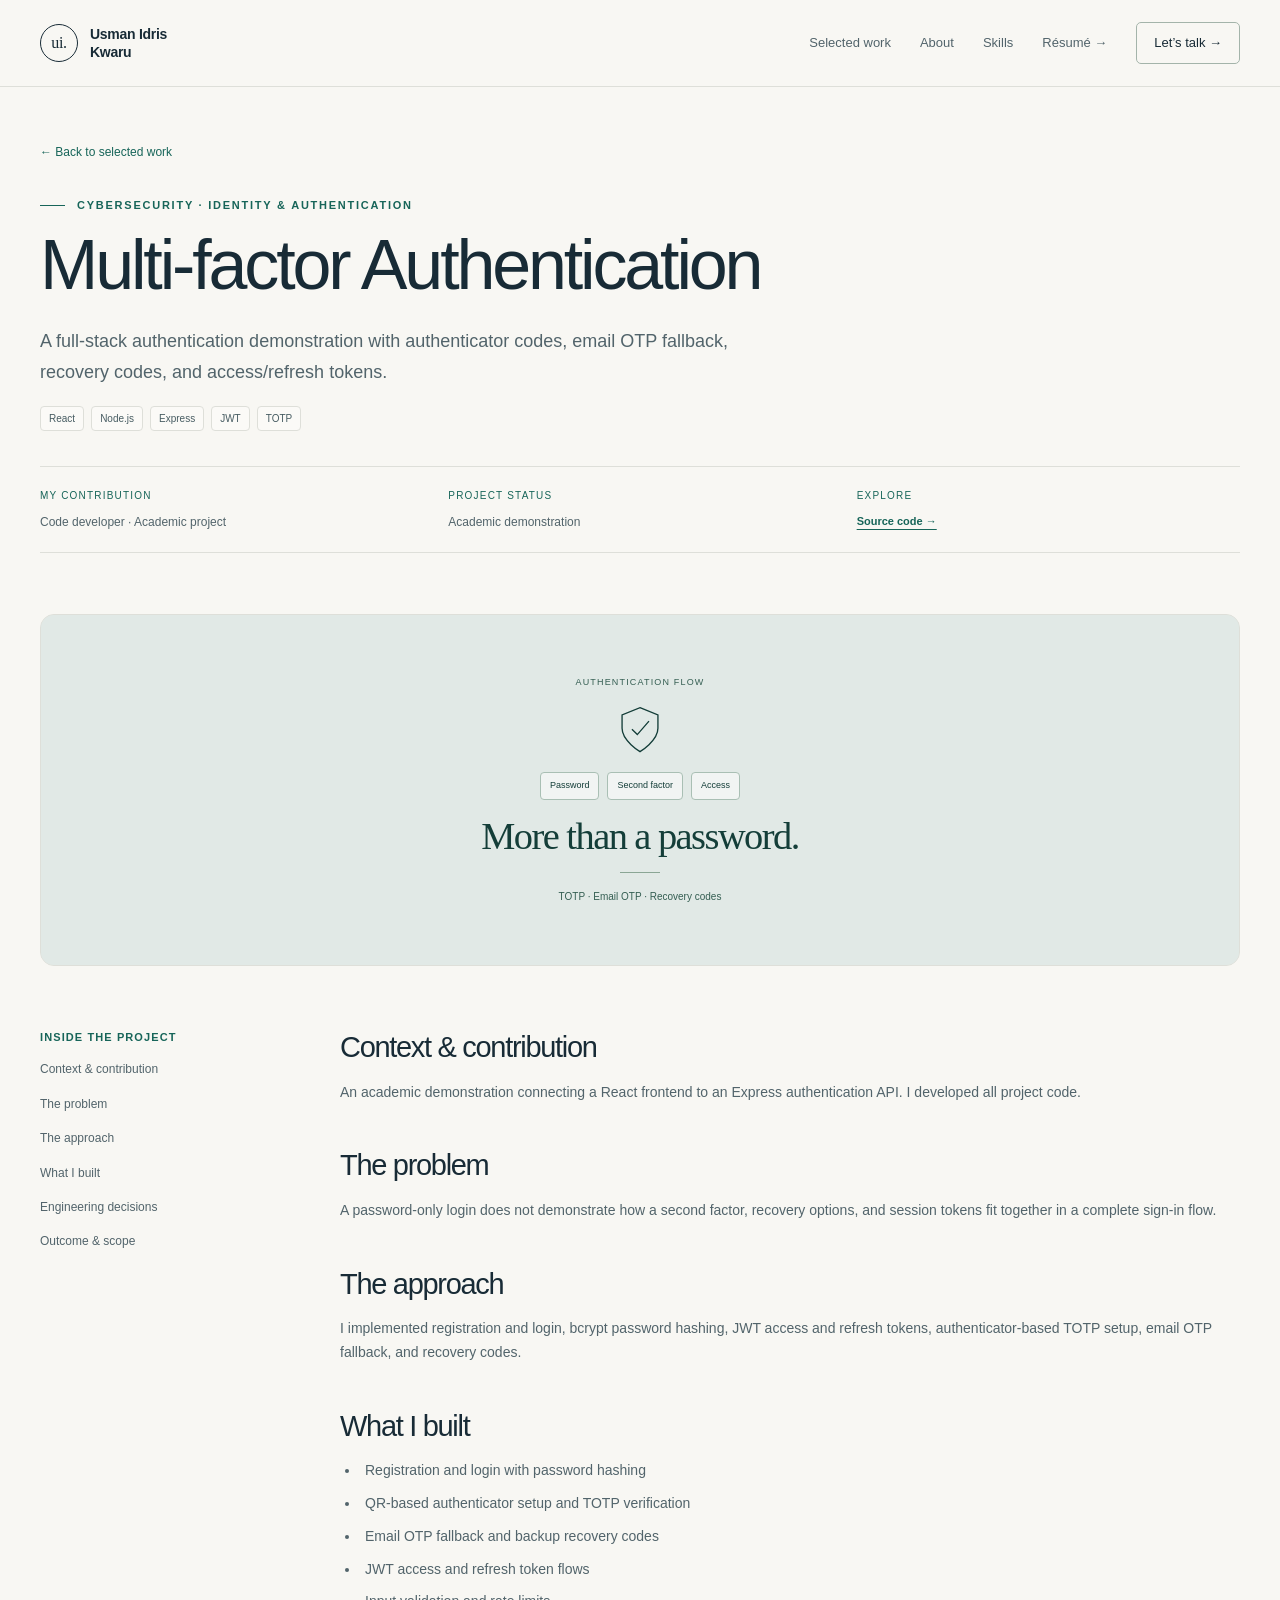
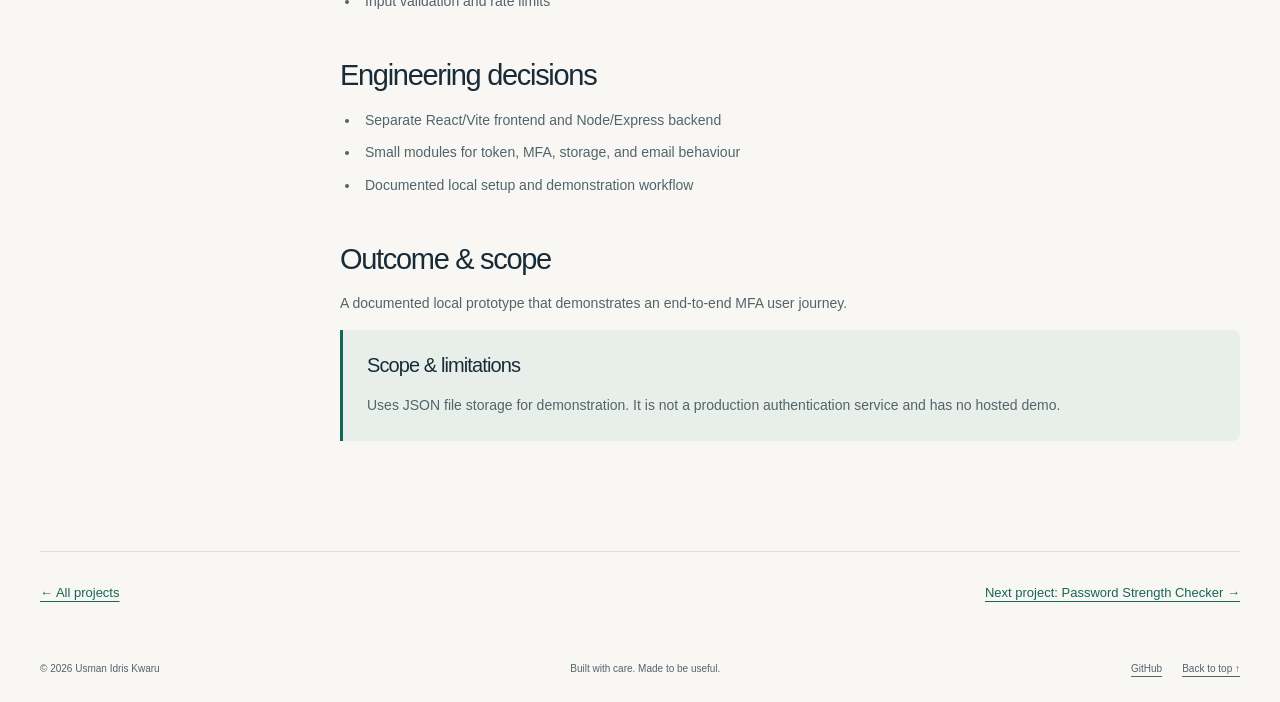
<file: projects/mfa-demo.html>
<!doctype html>
<html lang="en"><head><meta charset="utf-8"><meta name="viewport" content="width=device-width, initial-scale=1">
<title>Multi-factor Authentication | Usman Idris Kwaru</title><meta name="description" content="A React and Express authentication demonstration.">
<meta name="theme-color" content="#143e39"><meta property="og:type" content="website"><meta property="og:title" content="Multi-factor Authentication | Usman Idris Kwaru"><meta property="og:description" content="A React and Express authentication demonstration."><meta property="og:image" content="https://usman-idris.github.io/assets/images/social-card.png">
<meta name="twitter:card" content="summary_large_image"><link rel="canonical" href="https://usman-idris.github.io/projects/mfa-demo.html">
<link rel="icon" href="../assets/favicon.svg" type="image/svg+xml"><link rel="stylesheet" href="../assets/styles.css">
<script src="../assets/projects.js" defer></script><script src="../assets/site.js" defer></script></head><body data-root="../" data-project="mfa-demo"><a class="skip-link" href="#main">Skip to content</a><header class="site-header"><div class="wrap nav-row"><a class="brand" href="../index.html" aria-label="Usman Idris Kwaru home"><span class="monogram" aria-hidden="true">ui.</span><span>Usman Idris<br>Kwaru</span></a><button class="menu-toggle" aria-controls="main-navigation" aria-expanded="false" type="button">Menu <span aria-hidden="true">☰</span></button><nav class="nav-links" id="main-navigation" aria-label="Main navigation"><a href="../index.html#projects">Selected work</a><a href="../index.html#about">About</a><a href="../index.html#skills">Skills</a><a href="../assets/documents/Usman_Idris_Kwaru_Resume.pdf">Résumé →</a><a class="nav-contact" href="../index.html#contact">Let’s talk <span aria-hidden="true">→</span></a></nav></div></header><main id="main"><div id="case-study"><section class="wrap case-hero"><a class="back-link" href="../index.html#projects">← Back to selected work</a><h1>Multi-factor Authentication</h1><p>A React and Express authentication demonstration.</p><noscript><p>Enable JavaScript for the full case study, or <a href="../assets/documents/Usman_Idris_Kwaru_Resume.pdf">read my résumé</a>.</p></noscript></section></div></main><footer class="wrap site-footer"><span>© <span data-year>2026</span> Usman Idris Kwaru</span><span>Built with care. Made to be useful.</span><div class="footer-links"><a href="https://github.com/usman-idris">GitHub</a><a href="../index.html#main">Back to top ↑</a></div></footer></body></html>
</file>
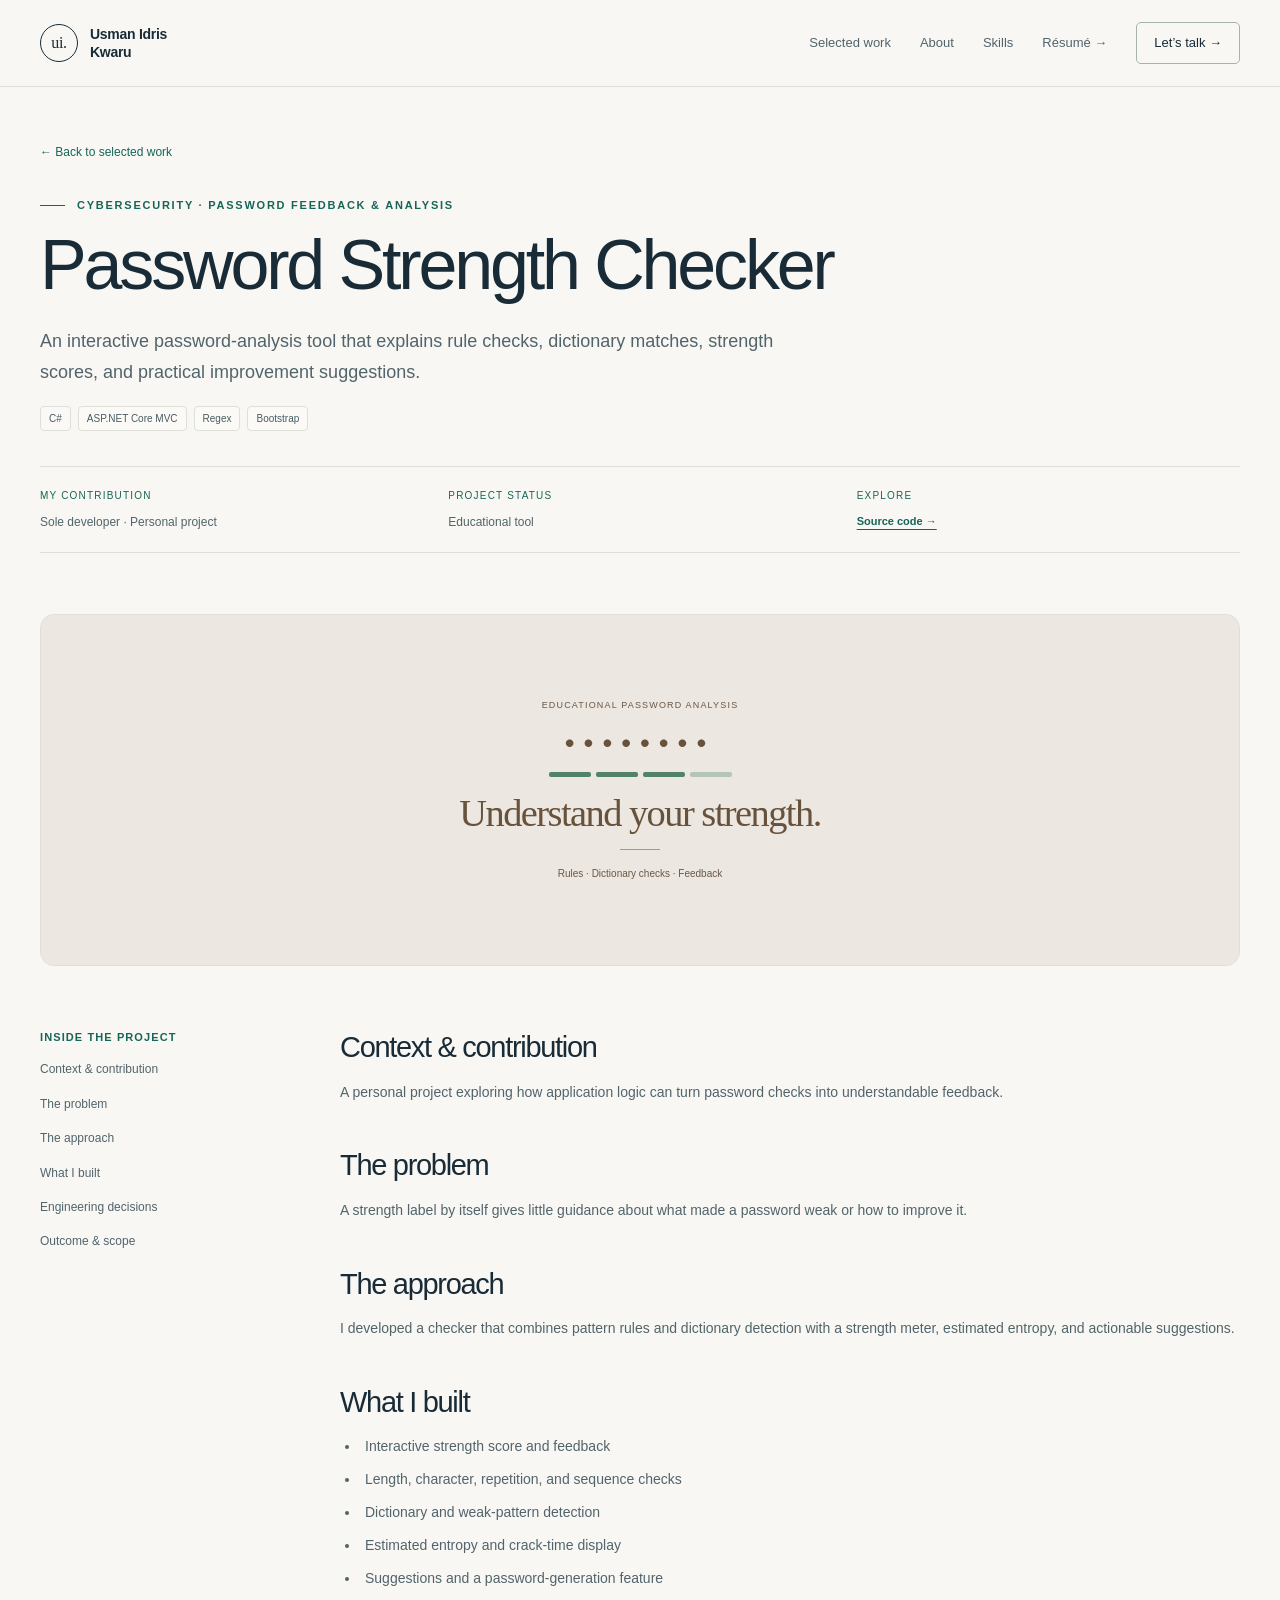
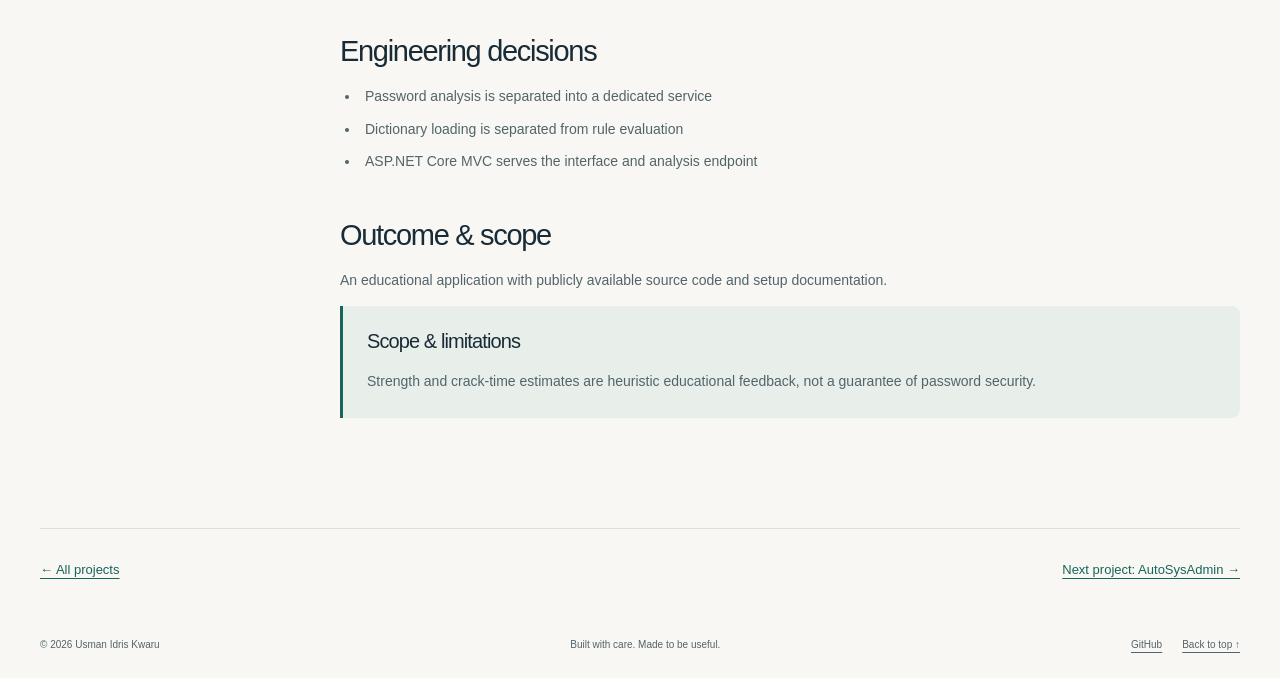
<file: projects/password-checker.html>
<!doctype html>
<html lang="en"><head><meta charset="utf-8"><meta name="viewport" content="width=device-width, initial-scale=1">
<title>Password Strength Checker | Usman Idris Kwaru</title><meta name="description" content="An educational ASP.NET Core password analysis tool.">
<meta name="theme-color" content="#143e39"><meta property="og:type" content="website"><meta property="og:title" content="Password Strength Checker | Usman Idris Kwaru"><meta property="og:description" content="An educational ASP.NET Core password analysis tool."><meta property="og:image" content="https://usman-idris.github.io/assets/images/social-card.png">
<meta name="twitter:card" content="summary_large_image"><link rel="canonical" href="https://usman-idris.github.io/projects/password-checker.html">
<link rel="icon" href="../assets/favicon.svg" type="image/svg+xml"><link rel="stylesheet" href="../assets/styles.css">
<script src="../assets/projects.js" defer></script><script src="../assets/site.js" defer></script></head><body data-root="../" data-project="password-checker"><a class="skip-link" href="#main">Skip to content</a><header class="site-header"><div class="wrap nav-row"><a class="brand" href="../index.html" aria-label="Usman Idris Kwaru home"><span class="monogram" aria-hidden="true">ui.</span><span>Usman Idris<br>Kwaru</span></a><button class="menu-toggle" aria-controls="main-navigation" aria-expanded="false" type="button">Menu <span aria-hidden="true">☰</span></button><nav class="nav-links" id="main-navigation" aria-label="Main navigation"><a href="../index.html#projects">Selected work</a><a href="../index.html#about">About</a><a href="../index.html#skills">Skills</a><a href="../assets/documents/Usman_Idris_Kwaru_Resume.pdf">Résumé →</a><a class="nav-contact" href="../index.html#contact">Let’s talk <span aria-hidden="true">→</span></a></nav></div></header><main id="main"><div id="case-study"><section class="wrap case-hero"><a class="back-link" href="../index.html#projects">← Back to selected work</a><h1>Password Strength Checker</h1><p>An educational ASP.NET Core password analysis tool.</p><noscript><p>Enable JavaScript for the full case study, or <a href="../assets/documents/Usman_Idris_Kwaru_Resume.pdf">read my résumé</a>.</p></noscript></section></div></main><footer class="wrap site-footer"><span>© <span data-year>2026</span> Usman Idris Kwaru</span><span>Built with care. Made to be useful.</span><div class="footer-links"><a href="https://github.com/usman-idris">GitHub</a><a href="../index.html#main">Back to top ↑</a></div></footer></body></html>
</file>
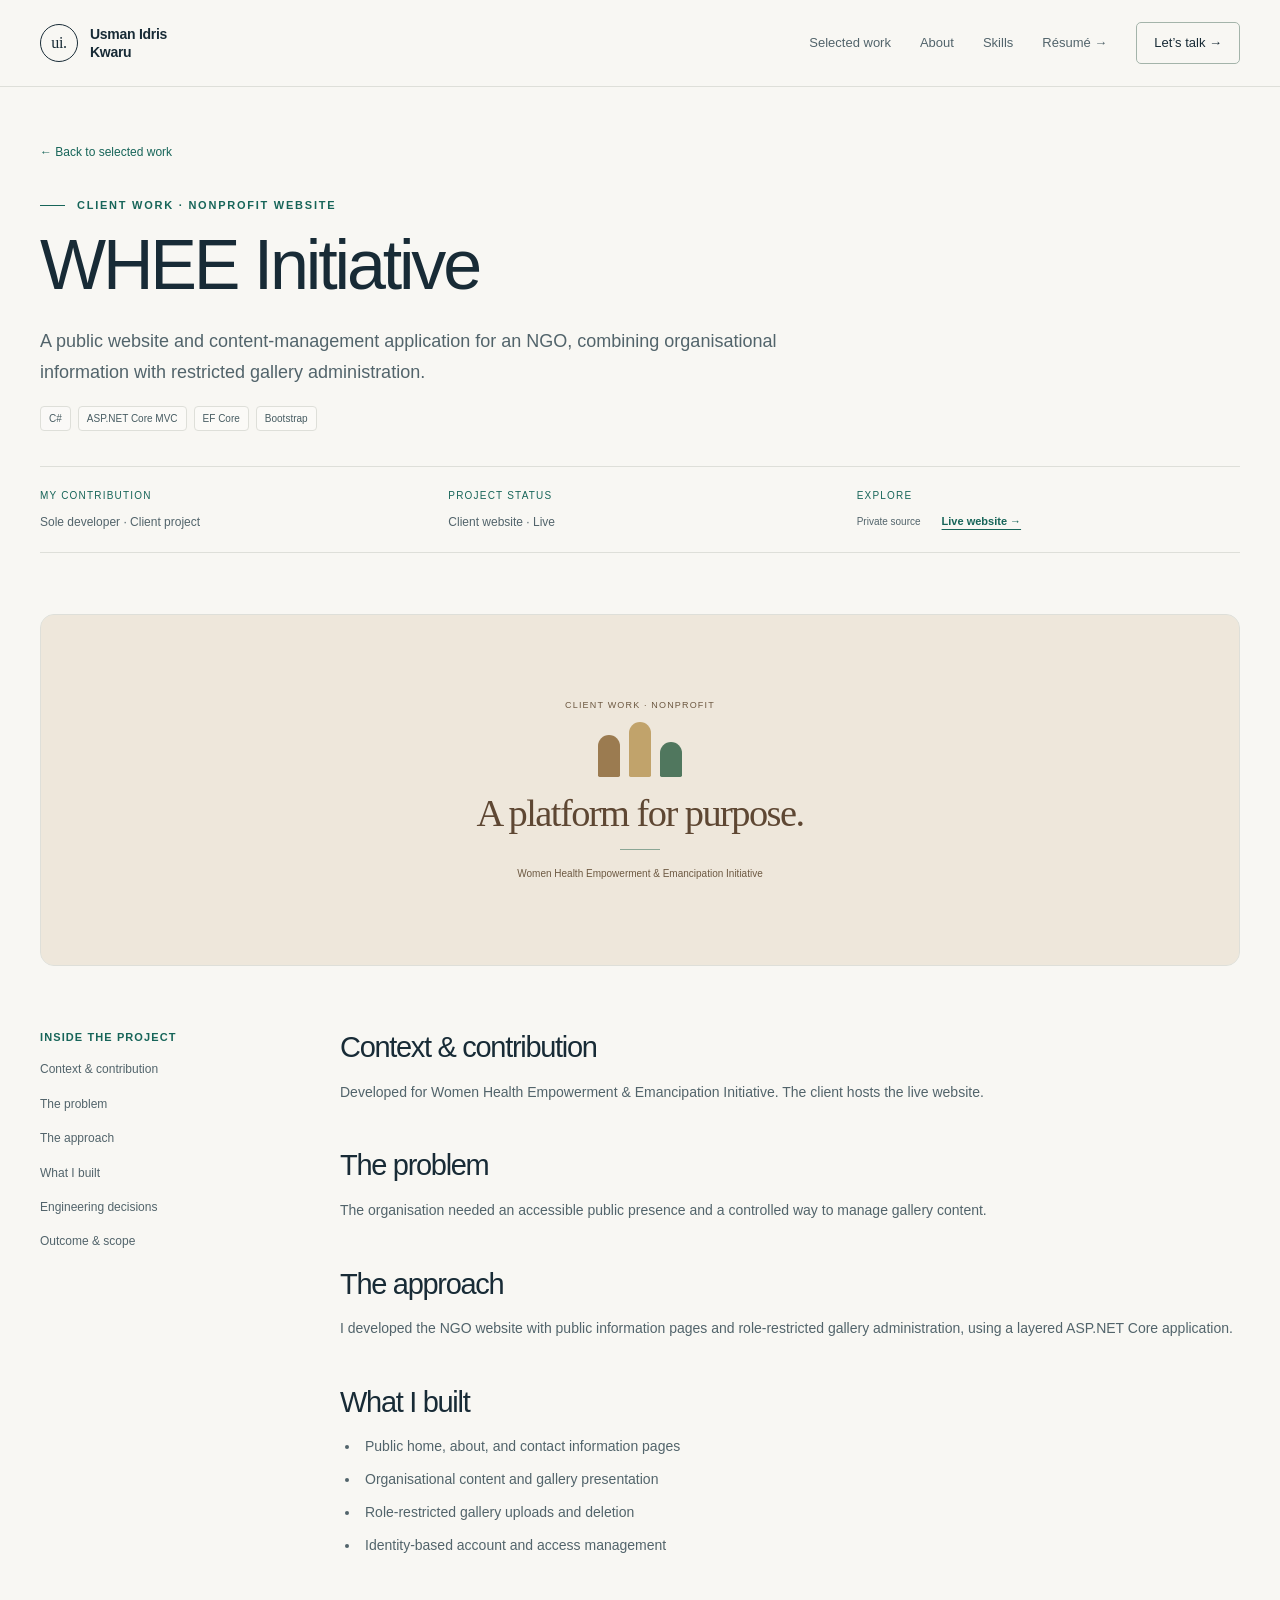
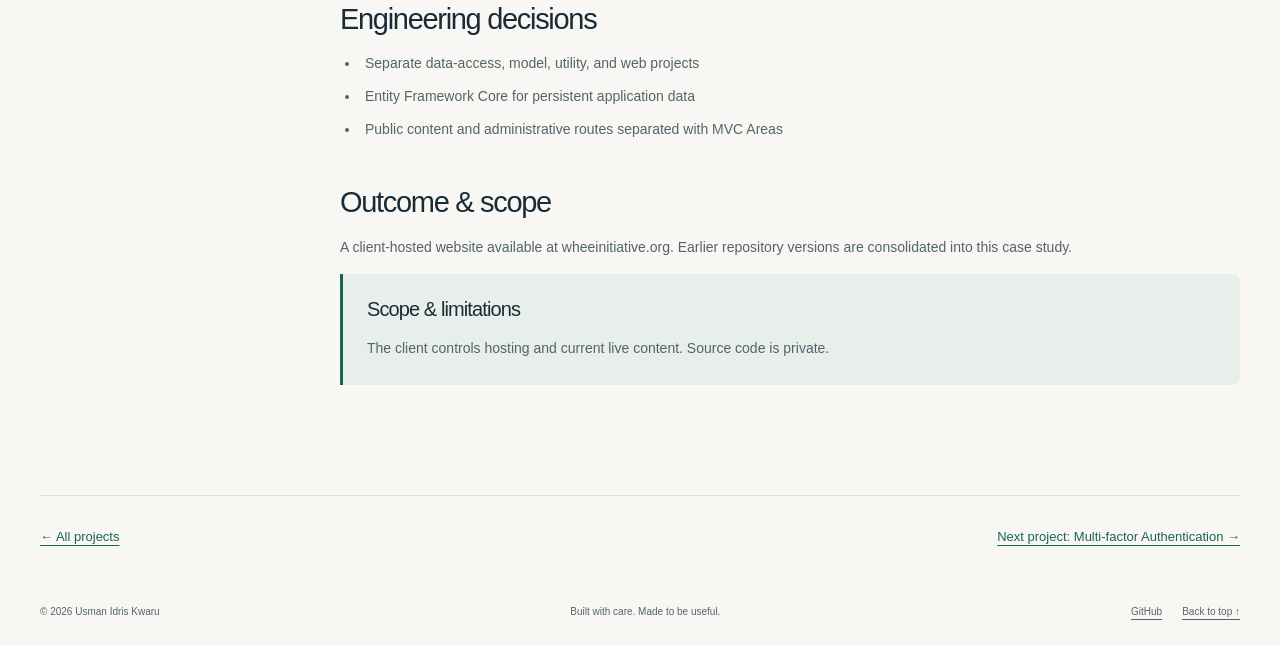
<file: projects/wheei.html>
<!doctype html>
<html lang="en"><head><meta charset="utf-8"><meta name="viewport" content="width=device-width, initial-scale=1">
<title>WHEE Initiative | Usman Idris Kwaru</title><meta name="description" content="An NGO website developed for a client.">
<meta name="theme-color" content="#143e39"><meta property="og:type" content="website"><meta property="og:title" content="WHEE Initiative | Usman Idris Kwaru"><meta property="og:description" content="An NGO website developed for a client."><meta property="og:image" content="https://usman-idris.github.io/assets/images/social-card.png">
<meta name="twitter:card" content="summary_large_image"><link rel="canonical" href="https://usman-idris.github.io/projects/wheei.html">
<link rel="icon" href="../assets/favicon.svg" type="image/svg+xml"><link rel="stylesheet" href="../assets/styles.css">
<script src="../assets/projects.js" defer></script><script src="../assets/site.js" defer></script></head><body data-root="../" data-project="wheei"><a class="skip-link" href="#main">Skip to content</a><header class="site-header"><div class="wrap nav-row"><a class="brand" href="../index.html" aria-label="Usman Idris Kwaru home"><span class="monogram" aria-hidden="true">ui.</span><span>Usman Idris<br>Kwaru</span></a><button class="menu-toggle" aria-controls="main-navigation" aria-expanded="false" type="button">Menu <span aria-hidden="true">☰</span></button><nav class="nav-links" id="main-navigation" aria-label="Main navigation"><a href="../index.html#projects">Selected work</a><a href="../index.html#about">About</a><a href="../index.html#skills">Skills</a><a href="../assets/documents/Usman_Idris_Kwaru_Resume.pdf">Résumé →</a><a class="nav-contact" href="../index.html#contact">Let’s talk <span aria-hidden="true">→</span></a></nav></div></header><main id="main"><div id="case-study"><section class="wrap case-hero"><a class="back-link" href="../index.html#projects">← Back to selected work</a><h1>WHEE Initiative</h1><p>An NGO website developed for a client.</p><noscript><p>Enable JavaScript for the full case study, or <a href="../assets/documents/Usman_Idris_Kwaru_Resume.pdf">read my résumé</a>.</p></noscript></section></div></main><footer class="wrap site-footer"><span>© <span data-year>2026</span> Usman Idris Kwaru</span><span>Built with care. Made to be useful.</span><div class="footer-links"><a href="https://github.com/usman-idris">GitHub</a><a href="../index.html#main">Back to top ↑</a></div></footer></body></html>
</file>
<file: assets/styles.css>
:root{--paper:#f8f7f3;--white:#fff;--ink:#182b36;--muted:#52646b;--line:#dedfd9;--teal:#176559;--deep:#143e39;--soft:#e8efea;--gold:#d2b679;--serif:Georgia,'Times New Roman',serif;--sans:Inter,'Segoe UI',Arial,sans-serif;--radius:18px}
*{box-sizing:border-box}html{scroll-behavior:smooth;scroll-padding-top:100px}body{margin:0;background:var(--paper);color:var(--ink);font:16px/1.7 var(--sans);-webkit-font-smoothing:antialiased}a{color:inherit;text-decoration-thickness:1px;text-underline-offset:4px}button{font:inherit}img{max-width:100%;height:auto;display:block}button,a{-webkit-tap-highlight-color:transparent}a:focus-visible,button:focus-visible,summary:focus-visible{outline:3px solid #a55a20;outline-offset:5px}button{cursor:pointer}h1,h2,h3,p{margin-top:0}h1,h2,h3{line-height:1.12;letter-spacing:-.045em}h1,h2{font-weight:500}h3{font-weight:600}p{color:var(--muted)}.wrap{width:min(1200px,calc(100% - 80px));margin-inline:auto}.skip-link{position:fixed;top:-100px;left:20px;background:var(--ink);color:white;padding:12px 20px;z-index:100}.skip-link:focus{top:12px}.site-header{position:sticky;top:0;z-index:30;background:rgba(248,247,243,.97);border-bottom:1px solid var(--line)}.nav-row{display:flex;align-items:center;justify-content:space-between;min-height:86px;gap:25px}.brand{display:flex;align-items:center;gap:12px;text-decoration:none;font-size:14px;letter-spacing:-.02em;font-weight:650;line-height:1.3}.monogram{display:grid;place-items:center;width:38px;height:38px;border:1px solid var(--ink);border-radius:50%;font-family:var(--serif);font-size:16px;font-weight:normal}.nav-links{display:flex;align-items:center;gap:29px}.nav-links a{font-size:13px;text-decoration:none;color:var(--muted)}.nav-links a:hover,.nav-links a[aria-current]{color:var(--teal)}.nav-links .nav-contact{padding:9px 17px;border:1px solid #a4b4aa;border-radius:5px;color:var(--ink)}.menu-toggle{display:none;background:none;border:1px solid var(--line);padding:7px 12px;border-radius:5px}.eyebrow{font-size:11px;font-weight:650;letter-spacing:.16em;text-transform:uppercase;color:var(--teal);display:flex;align-items:center;gap:12px}.eyebrow:before{content:'';display:block;width:25px;height:1px;background:currentColor}.hero{display:grid;grid-template-columns:1.35fr 1fr;align-items:center;gap:80px;padding-top:75px;padding-bottom:72px;min-height:660px}.availability{display:inline-flex;align-items:center;gap:9px;font-size:11px;letter-spacing:.02em;background:var(--soft);padding:6px 12px;border-radius:30px;color:var(--deep);margin-bottom:28px}.status-dot{height:6px;width:6px;background:var(--teal);border-radius:50%;flex-shrink:0}.hero h1{font-size:clamp(46px,5.2vw,72px);margin-bottom:24px}.hero h1 em{font-family:var(--serif);font-weight:400;color:var(--teal)}.hero-name{font-size:13px;font-weight:600;letter-spacing:.035em;margin-bottom:14px;color:var(--ink)}.hero-bio{font-size:16px;max-width:520px;margin-bottom:27px}.hero-actions{display:flex;flex-wrap:wrap;gap:12px;align-items:center}.btn{display:inline-flex;align-items:center;justify-content:center;gap:20px;min-height:46px;padding:10px 19px;border:1px solid var(--line);border-radius:5px;font-size:12px;font-weight:600;text-decoration:none;background:transparent;color:var(--ink)}.btn.primary{background:var(--teal);color:white;border-color:var(--teal)}.btn:hover{border-color:var(--teal);transform:translateY(-1px)}.btn.primary:hover{background:var(--deep)}.text-link{font-size:12px;font-weight:600;color:var(--teal);display:inline-flex;align-items:center;gap:10px}.hero-meta{margin-top:35px;display:flex;align-items:center;gap:14px;font-size:11px;color:var(--muted)}.hero-meta .divider{width:24px;height:1px;background:#b4beb7}.portrait-wrap{position:relative;max-width:400px;justify-self:end;width:100%;padding:0 14px 23px 0}.portrait-wrap:before{content:'';position:absolute;inset:25px 0 0 25px;border:1px solid #b8c6bb;border-radius:130px 18px 18px 18px}.portrait{position:relative;overflow:hidden;border-radius:130px 18px 18px 18px;background:#fff;aspect-ratio:4/4.6;border:1px solid var(--line)}.portrait img{width:100%;height:100%;object-fit:cover;object-position:center 20%}.portrait-note{position:absolute;bottom:0;left:-26px;background:var(--deep);padding:15px 21px;color:white;border-radius:8px;box-shadow:0 6px 20px #172c2810}.portrait-note span{display:block;font-family:var(--serif);font-style:italic;font-size:20px;line-height:1.2}.portrait-note small{display:block;font-size:10px;color:#d6e4dd;margin-top:5px}.index-strip{border-top:1px solid var(--line);border-bottom:1px solid var(--line);padding:20px 0;display:flex;justify-content:space-between;align-items:center;gap:20px;color:var(--muted);font-size:11px}.index-strip strong{color:var(--ink);font-weight:550;font-size:12px}.strip-topics{display:flex;gap:30px}.section{padding-block:94px}.section-head{display:flex;justify-content:space-between;align-items:end;gap:40px;margin-bottom:34px}.section-head h2,.about-copy h2{font-size:clamp(34px,3.5vw,48px);margin-bottom:0}.section-head>p{max-width:350px;font-size:13px;margin:0}.filters{display:flex;flex-wrap:wrap;gap:8px;margin-bottom:27px}.filter{border:1px solid var(--line);border-radius:30px;background:none;padding:8px 17px;font-size:11px;color:var(--muted)}.filter[aria-pressed=true]{background:var(--ink);color:white;border-color:var(--ink)}.filter:hover{border-color:var(--teal)}.projects-grid{display:grid;grid-template-columns:repeat(2,minmax(0,1fr));gap:35px 30px}.project-card{min-width:0}.project-visual{border-radius:12px;overflow:hidden;background:#e4eae5;aspect-ratio:1.65;position:relative;display:block;text-decoration:none;border:1px solid #d5ddd5}.project-visual img{width:100%;height:100%;object-fit:contain;padding:22px;transition:transform .3s}.project-visual:hover img{transform:scale(1.025)}.project-visual.decoy{background:#dce6e3}.project-visual.dictionary{background:#e6e9e2}.card-top{display:flex;align-items:center;justify-content:space-between;margin-top:20px;gap:15px}.category{font-size:10px;font-weight:650;letter-spacing:.09em;text-transform:uppercase;color:var(--teal)}.project-number{font-size:11px;color:var(--muted)}.project-card h3{font-size:24px;margin:10px 0 11px}.project-card h3 a{text-decoration:none}.project-card p{font-size:13px;line-height:1.75;margin-bottom:14px;max-width:510px}.tags{display:flex;flex-wrap:wrap;gap:7px}.tag{font-size:10px;border:1px solid var(--line);border-radius:4px;padding:3px 8px;color:#475c62;background:#ffffff50}.card-links{display:flex;flex-wrap:wrap;gap:21px;margin-top:18px;align-items:center}.card-links a{font-size:11px;color:var(--teal);font-weight:600}.private-label{font-size:10px;color:var(--muted)}.project-card .project-status{font-size:10px;margin:12px 0 0;color:var(--muted)}.art{height:100%;padding:28px 35px;display:flex;align-items:center;justify-content:center;flex-direction:column;gap:15px;background:#e6ece6;color:var(--deep);overflow:hidden}.art-label{font-size:9px;letter-spacing:.13em;text-transform:uppercase;color:#345e52}.art-title{font-family:var(--serif);font-size:clamp(25px,3vw,42px);letter-spacing:-.04em;line-height:1.1;text-align:center}.art-caption{font-size:10px;color:#345e52;text-align:center}.art-rule{width:40px;height:1px;background:#8aa695}.architecture .art{background:#e4e7ed;color:#253e59}.architecture .art-label,.architecture .art-caption{color:#41546a}.architecture-blocks{display:flex;flex-wrap:wrap;justify-content:center;gap:6px;max-width:360px}.architecture-blocks span{border:1px solid #b7c2cd;background:#ffffff80;padding:7px 11px;border-radius:4px;font-size:9px}.community .art{background:#eee7db;color:#5e4733}.community .art-label,.community .art-caption{color:#6d5942}.community-mark{display:flex;gap:9px;align-items:end;height:48px}.community-mark i{display:block;width:22px;border-radius:20px 20px 3px 3px;background:#9b7b50;height:42px}.community-mark i:nth-child(2){height:55px;background:#c1a36b}.community-mark i:nth-child(3){height:35px;background:#50775e}.authentication .art{background:#e1e9e6}.security-icon{width:46px;height:52px;stroke:currentColor;fill:none;stroke-width:1.5}.auth-steps{display:flex;gap:8px}.auth-steps span{background:#fff8;border:1px solid #a9bfb4;border-radius:4px;font-size:9px;padding:5px 9px}.password .art{background:#ece7e0;color:#67523c}.password .art-label,.password .art-caption{color:#6b5745}.password-dots{font-size:28px;letter-spacing:9px;line-height:1}.strength-bars{display:flex;gap:5px}.strength-bars i{width:42px;height:5px;background:#52816c;border-radius:2px}.strength-bars i:last-child{background:#b4c5b8}.automation .art{background:#e2e9ed;color:#354f61}.automation .art-label,.automation .art-caption{color:#486477}.visually-hidden{position:absolute;width:1px;height:1px;padding:0;margin:-1px;overflow:hidden;clip:rect(0,0,0,0);white-space:nowrap;border:0}[hidden]{display:none!important}.other-section{margin-top:60px;border-top:1px solid var(--line);padding-top:30px}.other-section summary{font-size:21px;letter-spacing:-.025em;cursor:pointer}.other-intro{font-size:13px;margin-top:10px}.other-grid{display:grid;grid-template-columns:repeat(2,minmax(0,1fr));gap:0 32px}.other-card{padding:24px 0;border-top:1px solid var(--line)}.other-card h3{font-size:18px;letter-spacing:-.025em;margin-bottom:9px}.other-card p{font-size:12px;margin-bottom:10px}.other-card .other-stack{font-size:10px;color:var(--teal)}.other-card small{font-size:10px;color:var(--muted)}.other-card a{font-size:11px;margin-left:12px;color:var(--teal)}.about-section{background:#ecefe9;border-block:1px solid #d9e0d6}.about-grid{display:grid;grid-template-columns:1fr 1fr;gap:100px}.about-copy h2{margin-bottom:23px}.about-copy p{font-size:14px;line-height:1.85}.about-copy .text-link{margin-top:15px}.education-block{margin-top:30px;border-top:1px solid #cbd5ca;padding-top:22px}.education-block h3{font-size:16px;letter-spacing:-.02em;margin-bottom:8px}.education-block p{font-size:12px;margin-bottom:4px}.about-aside{padding-top:36px}.principle{display:grid;grid-template-columns:35px 1fr;border-top:1px solid #cbd5ca;padding:23px 0;gap:15px}.principle>span{font:italic 20px var(--serif);color:var(--teal)}.principle h3{font-size:18px;letter-spacing:-.025em;margin-bottom:10px}.principle p{font-size:12px;margin:0}.skills-layout{display:grid;grid-template-columns:1fr 1.3fr;gap:100px}.skills-intro h2{font-size:45px;margin-bottom:20px}.skills-intro p{font-size:14px}.skill-group{border-top:1px solid var(--line);padding:23px 0}.skill-group h3{font-size:15px;letter-spacing:-.01em;margin-bottom:14px}.skill-group .tags{gap:8px}.skill-group .tag{padding:5px 10px;font-size:11px}.experience-section{padding-top:0}.experience-grid{display:grid;grid-template-columns:1fr 1.3fr;gap:100px}.experience-intro h2{font-size:39px}.experience-item{display:grid;grid-template-columns:110px 1fr;gap:25px;padding:24px 0;border-top:1px solid var(--line)}.experience-item time{font-size:10px;color:var(--muted);padding-top:3px}.experience-item h3{font-size:17px;margin-bottom:7px;letter-spacing:-.02em}.experience-item p{font-size:12px;margin:0}.experience-item .organisation{color:var(--teal);margin-bottom:8px;font-size:11px}.contact-section{background:var(--deep);color:#fff;padding:78px 0}.contact-grid{display:grid;grid-template-columns:1.3fr 1fr;gap:90px;align-items:center}.contact-section .eyebrow{color:#c2d6c9}.contact-section h2{font-size:clamp(35px,4vw,54px);margin-bottom:20px}.contact-section h2 em{font-family:var(--serif);font-weight:400;color:#cddabd}.contact-section p{color:#cfddd6;font-size:13px;max-width:490px}.contact-links{display:grid;gap:0}.contact-links a{display:flex;justify-content:space-between;align-items:center;gap:20px;border-bottom:1px solid #5a7770;padding:17px 0;text-decoration:none;font-size:14px}.contact-links a:first-child{border-top:1px solid #5a7770}.contact-links a small{font-size:10px;color:#c1d2c9;display:block}.contact-links a:hover{color:#e4d7ad}.site-footer{display:flex;justify-content:space-between;gap:20px;align-items:center;padding:25px 0;font-size:10px;color:var(--muted)}.site-footer a{color:var(--muted)}.footer-links{display:flex;gap:20px}.back-link{display:inline-flex;font-size:12px;color:var(--teal);text-decoration:none;margin-bottom:34px}.case-hero{padding-top:50px;padding-bottom:45px}.case-hero h1{font-size:clamp(40px,5.5vw,70px);margin-bottom:22px;max-width:950px}.case-summary{font-size:18px;max-width:760px}.case-meta{display:grid;grid-template-columns:1fr 1fr 1fr;margin-top:35px;border-block:1px solid var(--line);padding-block:20px;gap:25px}.case-meta dt{font-size:10px;text-transform:uppercase;letter-spacing:.12em;color:var(--teal);margin-bottom:8px}.case-meta dd{margin:0;font-size:12px;color:var(--muted)}.case-banner{border-radius:14px;overflow:hidden;background:#e5eae4;border:1px solid var(--line)}.case-banner>img{width:100%;max-height:620px;object-fit:contain;padding:24px}.case-banner .art{min-height:350px}.case-layout{display:grid;grid-template-columns:220px 1fr;gap:80px;padding-block:65px}.case-aside{font-size:12px}.case-aside-inner{position:sticky;top:120px}.case-aside h2{font-size:11px;font-weight:600;letter-spacing:.1em;text-transform:uppercase;color:var(--teal)}.case-aside a{display:block;text-decoration:none;padding:7px 0;color:var(--muted)}.case-body section{margin-bottom:45px;scroll-margin-top:115px}.case-body h2{font-size:29px;margin-bottom:17px}.case-body p,.case-body li{font-size:14px;color:var(--muted)}.case-body ul{padding-left:20px}.case-body li{padding-left:5px;margin-bottom:9px}.case-note{padding:24px;background:var(--soft);border-left:3px solid var(--teal);border-radius:0 8px 8px 0}.case-note h2{font-size:20px}.case-note p{margin-bottom:0}.gallery-figure{margin:30px 0}.gallery-figure img{border:1px solid var(--line);border-radius:10px;background:#e5eae4;padding:15px;width:100%;max-height:640px;object-fit:contain}.gallery-figure figcaption{font-size:11px;color:var(--muted);margin-top:10px}.project-next{display:flex;align-items:center;justify-content:space-between;gap:20px;padding-block:30px;border-top:1px solid var(--line)}.project-next a{font-size:13px;color:var(--teal)}.no-js{background:var(--soft);padding:18px;border-radius:8px}.not-found{padding:100px 0}.not-found h1{font-size:65px}.status-detail{font-size:11px;margin-top:16px}.reveal{animation:arrive .6s ease-out both}@keyframes arrive{from{opacity:.2;transform:translateY(12px)}to{opacity:1;transform:translateY(0)}}
@media(min-width:1000px){.project-card:first-child h3,.project-card:nth-child(2) h3{font-size:27px}}
@media(max-width:1000px){.wrap{width:calc(100% - 48px)}.hero{gap:35px;min-height:auto;padding-top:60px}.hero h1{font-size:54px}.hero-bio{font-size:14px}.portrait-note{left:-10px}.about-grid,.skills-layout,.experience-grid{gap:50px}.contact-grid{gap:50px}.nav-links{gap:20px}.brand{font-size:12px}.case-layout{gap:40px;grid-template-columns:180px 1fr}.strip-topics{gap:18px}}
@media(max-width:760px){html{scroll-padding-top:85px}.wrap{width:calc(100% - 40px)}.nav-row{min-height:72px}.menu-toggle{display:block}.nav-links{display:none;position:absolute;top:72px;left:0;right:0;background:var(--paper);border-bottom:1px solid var(--line);padding:20px;align-items:stretch;flex-direction:column;gap:0}.nav-links.is-open{display:flex}.nav-links a{padding:13px 12px;font-size:14px}.nav-links .nav-contact{margin-top:8px}.brand{font-size:12px}.hero{grid-template-columns:1fr;padding-top:38px;padding-bottom:40px;gap:42px}.hero h1{font-size:clamp(43px,8vw,64px);line-height:1.13}.hero-bio{max-width:540px;font-size:15px}.availability{font-size:10px;margin-bottom:23px}.portrait-wrap{max-width:360px;justify-self:center;margin:0 0 13px;width:80%}.portrait{aspect-ratio:4/4.3}.portrait-note{left:-16px;bottom:-2px}.hero-meta{margin-top:25px}.index-strip{align-items:flex-start;gap:12px;flex-direction:column;padding:20px 0}.strip-topics{flex-wrap:wrap;font-size:10px;gap:9px 20px}.section{padding-block:62px}.section-head{align-items:flex-start;flex-direction:column;gap:17px;margin-bottom:25px}.section-head>p{max-width:500px}.projects-grid{gap:36px 20px}.project-card h3{font-size:22px}.project-visual img{padding:10px}.art{padding:15px;gap:10px}.art-title{font-size:26px}.architecture-blocks span{padding:4px 5px;font-size:8px}.art-label{font-size:8px}.art-caption{font-size:8px}.community-mark{transform:scale(.75);height:35px}.security-icon{width:35px;height:38px}.auth-steps span{font-size:8px;padding:4px}.password-dots{font-size:22px}.strength-bars i{width:24px}.about-grid,.skills-layout,.experience-grid,.contact-grid{grid-template-columns:1fr;gap:30px}.about-aside{padding-top:0}.about-copy h2,.skills-intro h2{font-size:37px}.skills-intro p{max-width:500px}.experience-section{padding-top:0}.contact-section{padding-block:60px}.contact-grid{gap:25px}.site-footer{align-items:flex-start;flex-direction:column;gap:10px}.case-hero{padding-top:30px}.case-summary{font-size:16px}.case-meta{grid-template-columns:1fr;gap:17px}.case-layout{display:block;padding-top:35px}.case-aside{display:none}.case-banner>img{padding:8px}.case-banner .art{min-height:260px}.case-banner .art-title{font-size:40px}.case-body h2{font-size:27px}.gallery-figure img{padding:5px}}
@media(max-width:520px){.projects-grid,.other-grid{grid-template-columns:1fr}.project-visual{aspect-ratio:1.5}.project-card h3{font-size:25px}.project-visual img{padding:16px}.art{gap:15px}.art-title{font-size:36px}.art-label{font-size:9px}.art-caption{font-size:10px}.architecture-blocks span{font-size:9px;padding:6px 10px}.security-icon{width:42px;height:46px}.auth-steps span{font-size:9px;padding:5px 9px}.experience-item{grid-template-columns:1fr;gap:8px}.hero-actions{gap:10px}.hero-actions .btn{font-size:11px;padding-inline:16px}.filters{gap:6px}.filter{font-size:10px;padding:8px 12px}.contact-links a{font-size:13px}.hero-meta{font-size:10px;gap:10px}.portrait-note span{font-size:18px}.case-hero h1{font-size:40px}.project-next{align-items:flex-start;flex-direction:column}.not-found h1{font-size:48px}}
@media(prefers-reduced-motion:reduce){html{scroll-behavior:auto}*,*:before,*:after{animation:none!important;transition:none!important}.btn:hover{transform:none}}
</file>
